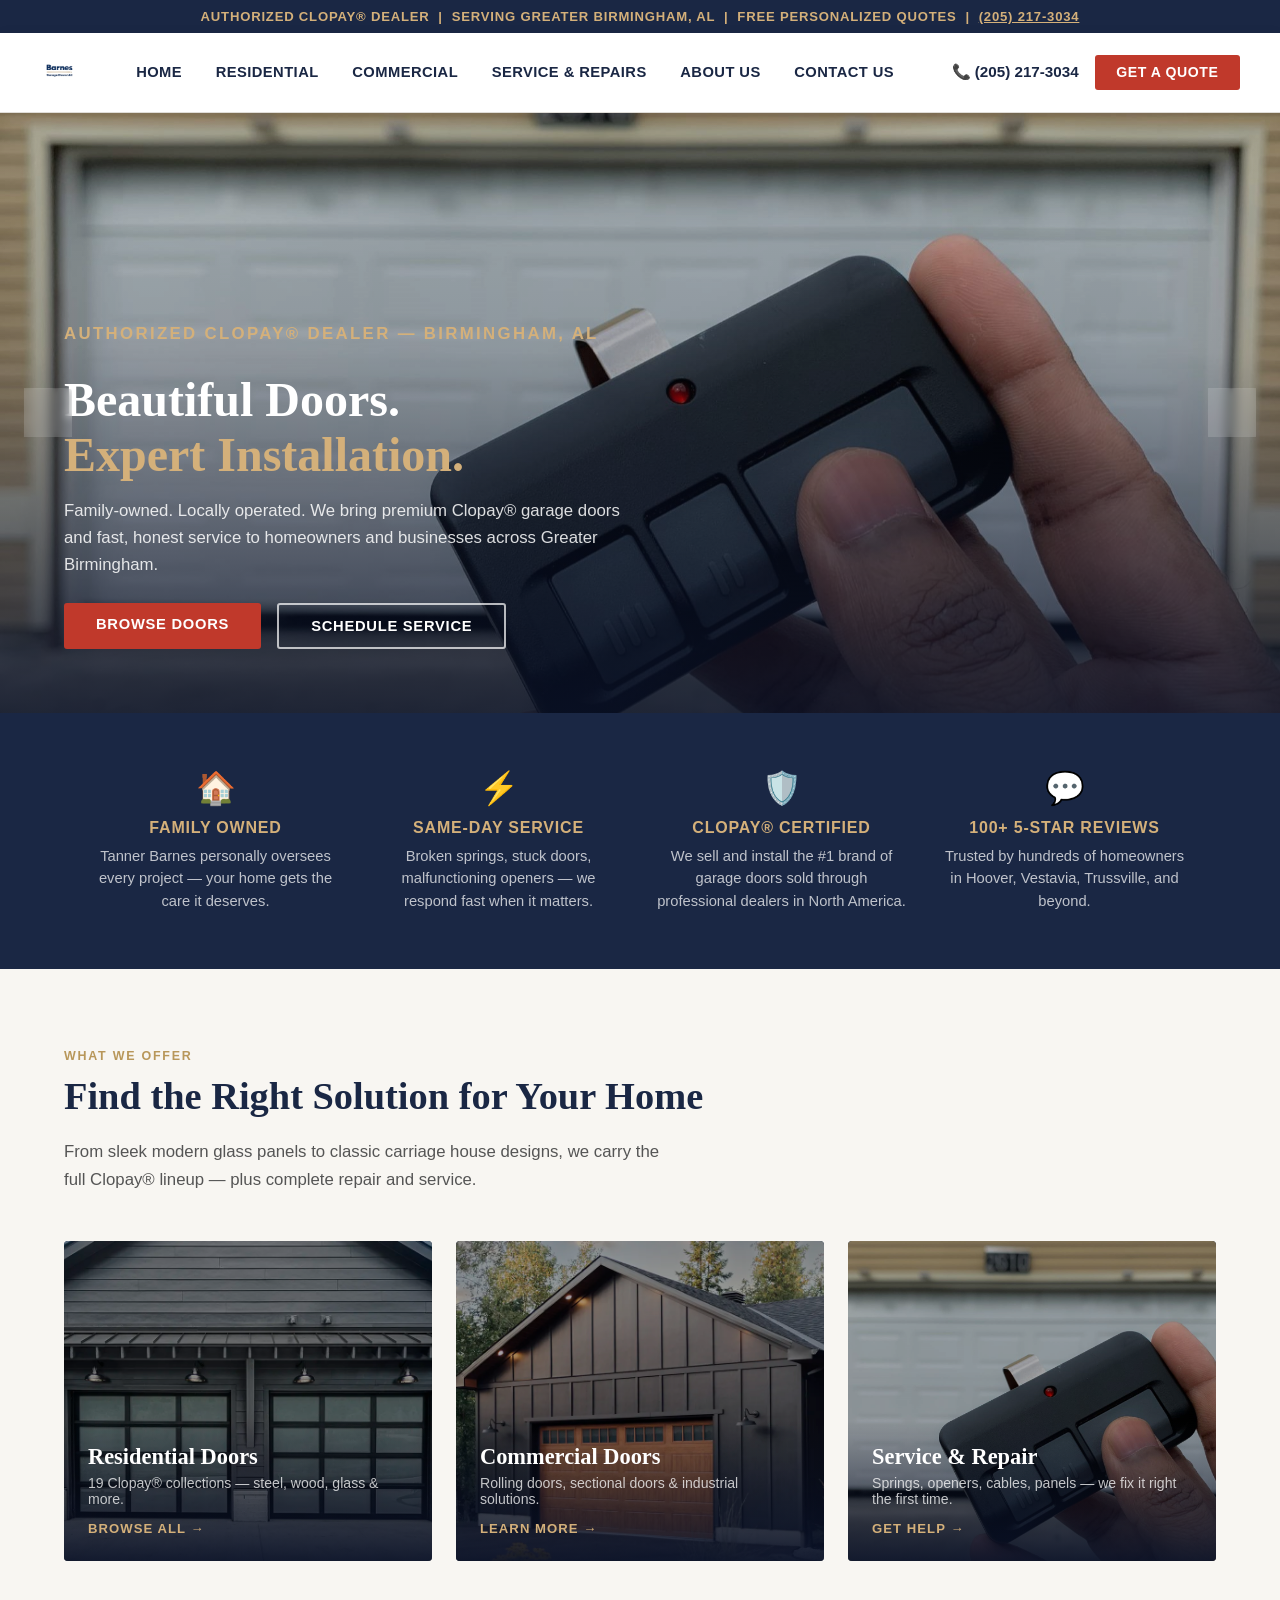
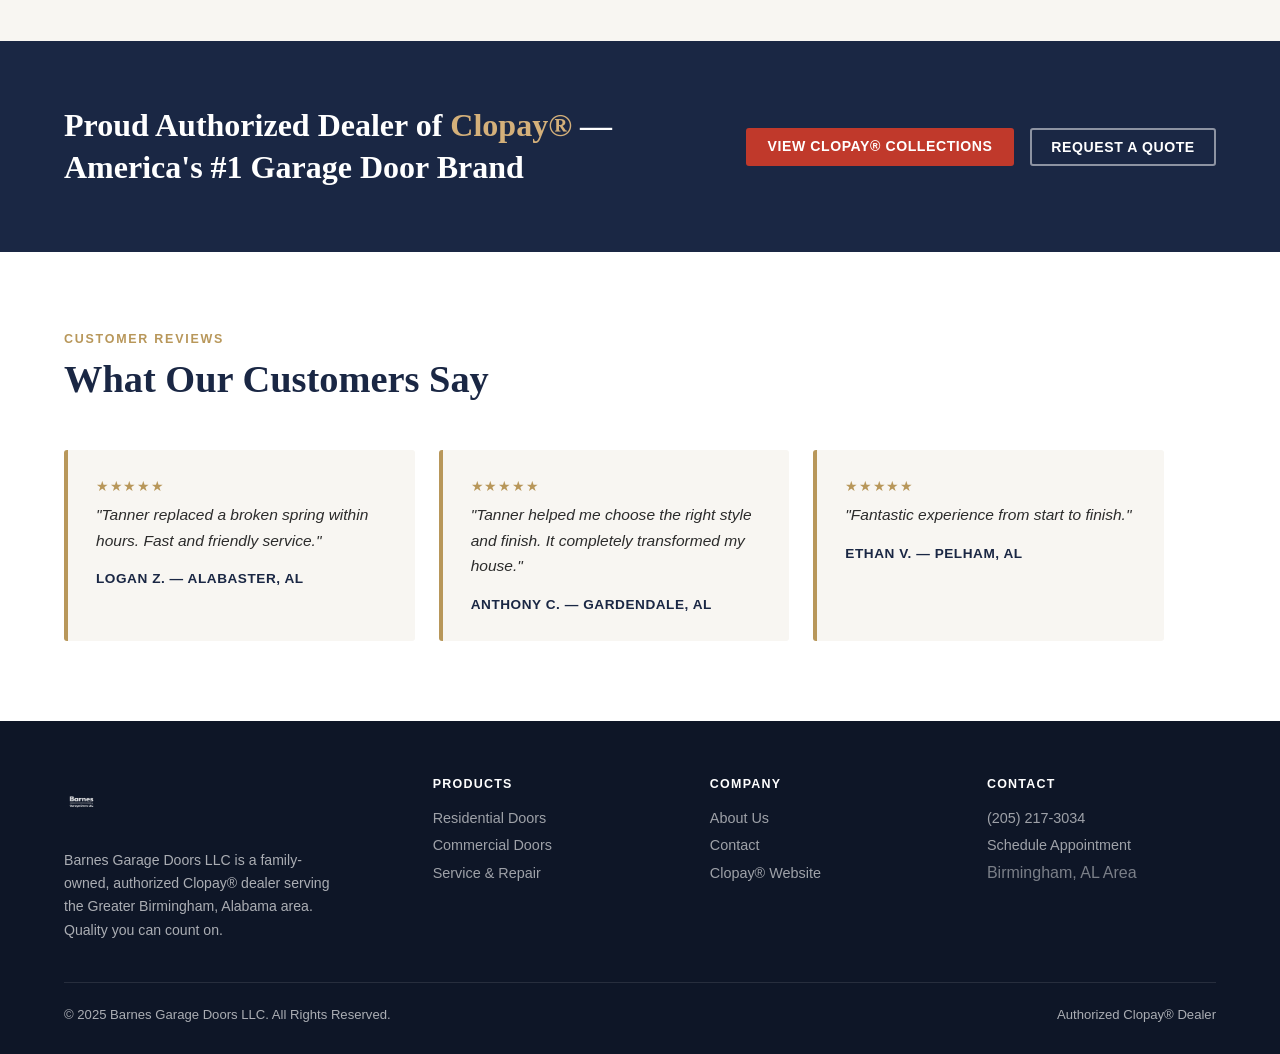
<file: index.html>
<!DOCTYPE html>
<html lang="en">
<head>
  <meta charset="UTF-8"/>
  <meta name="viewport" content="width=device-width, initial-scale=1.0"/>
  <title>Barnes Garage Doors LLC | Alabama's Premier Garage Door Dealer</title>
  <link rel="preconnect" href="https://nam10.safelinks.protection.outlook.com/?url=https%3A%2F%2Ffonts.googleapis.com%2F&data=05%7C02%7Ctannerbarnes%40thompsontractor.com%7C1f7c1b1df5b84f35a73508de9653b33b%7C02b136010568417f9ecab20f5d0225c4%7C0%7C0%7C639113483408165203%7CUnknown%7CTWFpbGZsb3d8eyJFbXB0eU1hcGkiOnRydWUsIlYiOiIwLjAuMDAwMCIsIlAiOiJXaW4zMiIsIkFOIjoiTWFpbCIsIldUIjoyfQ%3D%3D%7C0%7C%7C%7C&sdata=VsfbL6CPIeTwQA0gnn7CVTXaJ%2FF3dBPDBbD%2F2kZ5Nws%3D&reserved=0">
  <link href="https://nam10.safelinks.protection.outlook.com/?url=https%3A%2F%2Ffonts.googleapis.com%2Fcss2%3Ffamily%3DPlayfair%2BDisplay%3Awght%40600%3B700%26family%3DSource%2BSans%2B3%3Awght%40300%3B400%3B600%3B700%26display%3Dswap&data=05%7C02%7Ctannerbarnes%40thompsontractor.com%7C1f7c1b1df5b84f35a73508de9653b33b%7C02b136010568417f9ecab20f5d0225c4%7C0%7C0%7C639113483408217121%7CUnknown%7CTWFpbGZsb3d8eyJFbXB0eU1hcGkiOnRydWUsIlYiOiIwLjAuMDAwMCIsIlAiOiJXaW4zMiIsIkFOIjoiTWFpbCIsIldUIjoyfQ%3D%3D%7C0%7C%7C%7C&sdata=tVDVOzaEkB03R%2B9v9tdxK7ALALiyKjSjwE5datF3XAo%3D&reserved=0" rel="stylesheet">
  <style>
    *, *::before, *::after { box-sizing: border-box; margin: 0; padding: 0; }
    :root {
      --navy: #1a2744;
      --navy-light: #243359;
      --gold: #b8975a;
      --gold-light: #d4b07a;
      --red: #c0392b;
      --red-hover: #a93226;
      --white: #ffffff;
      --offwhite: #f8f6f2;
      --gray-light: #efefef;
      --gray-mid: #999;
      --text: #2c2c2c;
      --text-light: #555;
    }
    body { font-family: 'Source Sans 3', sans-serif; color: var(--text); background: var(--white); }
    /* ── ANNOUNCEMENT BAR ── */
    .announce-bar {
      background: var(--navy);
      color: var(--gold-light);
      font-size: 0.82rem;
      font-weight: 600;
      letter-spacing: 0.06em;
      text-align: center;
      padding: 0.55rem 1rem;
      text-transform: uppercase;
    }
    /* ── TOP NAV ── */
    .top-nav {
      background: var(--white);
      border-bottom: 1px solid #e0ddd8;
      padding: 0 2.5rem;
      display: flex;
      align-items: center;
      justify-content: space-between;
      height: 80px;
      position: sticky;
      top: 0;
      z-index: 1000;
      box-shadow: 0 2px 12px rgba(0,0,0,0.07);
    }
    .top-nav .logo img { height: 58px; width: auto; display: block; }
    .top-nav .main-links { display: flex; align-items: center; gap: 0.1rem; list-style: none; }
    .top-nav .main-links > li { position: relative; }
    .top-nav .main-links > li > a {
      display: block;
      padding: 0.6rem 1rem;
      color: var(--navy);
      text-decoration: none;
      font-size: 0.92rem;
      font-weight: 600;
      letter-spacing: 0.03em;
      text-transform: uppercase;
      transition: color 0.2s;
    }
    .top-nav .main-links > li > a:hover { color: var(--gold); }
    .top-nav .nav-actions { display: flex; align-items: center; gap: 1rem; }
    .btn-primary {
      background: var(--red);
      color: var(--white);
      padding: 0.6rem 1.35rem;
      border-radius: 3px;
      text-decoration: none;
      font-size: 0.88rem;
      font-weight: 700;
      letter-spacing: 0.04em;
      text-transform: uppercase;
      transition: background 0.2s;
      border: none;
      cursor: pointer;
    }
    .btn-primary:hover { background: var(--red-hover); }
    .btn-outline {
      border: 2px solid var(--navy);
      color: var(--navy);
      padding: 0.55rem 1.2rem;
      border-radius: 3px;
      text-decoration: none;
      font-size: 0.88rem;
      font-weight: 700;
      letter-spacing: 0.04em;
      text-transform: uppercase;
      transition: all 0.2s;
    }
    .btn-outline:hover { background: var(--navy); color: var(--white); }
    .phone-nav {
      color: var(--navy);
      font-size: 0.95rem;
      font-weight: 700;
      text-decoration: none;
      display: flex;
      align-items: center;
      gap: 0.35rem;
    }
    .phone-nav:hover { color: var(--gold); }
    /* ── HERO ── */
    .hero {
      position: relative;
      height: 600px;
      overflow: hidden;
      background: var(--navy);
    }
    .hero-slides { display: flex; height: 100%; transition: transform 0.7s cubic-bezier(.4,0,.2,1); }
    .hero-slides img { width: 100%; height: 100%; object-fit: cover; flex-shrink: 0; filter: brightness(0.72); }
    .hero-overlay {
      position: absolute;
      inset: 0;
      display: flex;
      align-items: flex-end;
      padding: 0 5% 4rem;
      background: linear-gradient(to top, rgba(10,18,40,0.82) 0%, rgba(10,18,40,0.1) 60%, transparent 100%);
    }
    .hero-content { max-width: 560px; }
    .hero-content h1 {
      font-family: 'Playfair Display', serif;
      font-size: clamp(2rem, 4vw, 3rem);
      color: var(--white);
      line-height: 1.15;
      margin-bottom: 1rem;
    }
    .hero-content h1 span { color: var(--gold-light); }
    .hero-content p { color: rgba(255,255,255,0.85); font-size: 1.05rem; line-height: 1.6; margin-bottom: 1.5rem; }
    .hero-btns { display: flex; gap: 1rem; flex-wrap: wrap; }
    .btn-hero {
      background: var(--red);
      color: var(--white);
      padding: 0.8rem 2rem;
      border-radius: 3px;
      text-decoration: none;
      font-size: 0.92rem;
      font-weight: 700;
      letter-spacing: 0.05em;
      text-transform: uppercase;
      transition: background 0.2s;
    }
    .btn-hero:hover { background: var(--red-hover); }
    .btn-hero-ghost {
      border: 2px solid rgba(255,255,255,0.7);
      color: var(--white);
      padding: 0.8rem 2rem;
      border-radius: 3px;
      text-decoration: none;
      font-size: 0.92rem;
      font-weight: 700;
      letter-spacing: 0.05em;
      text-transform: uppercase;
      transition: all 0.2s;
    }
    .btn-hero-ghost:hover { background: rgba(255,255,255,0.15); }
    .hero-nav-btn {
      position: absolute;
      top: 50%;
      transform: translateY(-50%);
      background: rgba(255,255,255,0.15);
      backdrop-filter: blur(4px);
      border: 1px solid rgba(255,255,255,0.3);
      color: white;
      width: 48px;
      height: 48px;
      display: flex;
      align-items: center;
      justify-content: center;
      font-size: 1.3rem;
      cursor: pointer;
      border-radius: 2px;
      transition: background 0.2s;
      z-index: 10;
    }
    .hero-nav-btn:hover { background: rgba(255,255,255,0.3); }
    .hero-nav-btn.prev { left: 1.5rem; }
    .hero-nav-btn.next { right: 1.5rem; }
    /* ── SECTION COMMONS ── */
    section { padding: 5rem 5%; }
    .section-label {
      font-size: 0.78rem;
      font-weight: 700;
      letter-spacing: 0.14em;
      text-transform: uppercase;
      color: var(--gold);
      margin-bottom: 0.6rem;
    }
    .section-title {
      font-family: 'Playfair Display', serif;
      font-size: clamp(1.8rem, 3vw, 2.4rem);
      color: var(--navy);
      line-height: 1.2;
      margin-bottom: 1.2rem;
    }
    .section-subtitle { color: var(--text-light); font-size: 1.05rem; line-height: 1.65; max-width: 620px; }
    /* ── WHY US STRIP ── */
    .why-strip {
      background: var(--navy);
      padding: 3.5rem 5%;
    }
    .why-grid {
      display: grid;
      grid-template-columns: repeat(auto-fit, minmax(200px, 1fr));
      gap: 2rem;
      max-width: 1100px;
      margin: 0 auto;
    }
    .why-item { text-align: center; }
    .why-icon { font-size: 2rem; margin-bottom: 0.75rem; }
    .why-item h3 { color: var(--gold-light); font-size: 1rem; font-weight: 700; text-transform: uppercase; letter-spacing: 0.05em; margin-bottom: 0.5rem; }
    .why-item p { color: rgba(255,255,255,0.72); font-size: 0.92rem; line-height: 1.55; }
    /* ── CATEGORY CARDS ── */
    .categories { background: var(--offwhite); }
    .cat-grid {
      display: grid;
      grid-template-columns: repeat(auto-fit, minmax(280px, 1fr));
      gap: 1.5rem;
      margin-top: 3rem;
      max-width: 1200px;
    }
    .cat-card {
      position: relative;
      overflow: hidden;
      border-radius: 4px;
      background: var(--navy);
      height: 320px;
      cursor: pointer;
      text-decoration: none;
      display: block;
    }
    .cat-card img { width: 100%; height: 100%; object-fit: cover; transition: transform 0.5s ease; filter: brightness(0.65); }
    .cat-card:hover img { transform: scale(1.04); filter: brightness(0.5); }
    .cat-card-body {
      position: absolute;
      bottom: 0;
      left: 0;
      right: 0;
      padding: 1.5rem;
      background: linear-gradient(to top, rgba(10,18,40,0.92) 0%, transparent 100%);
    }
    .cat-card-body h3 {
      font-family: 'Playfair Display', serif;
      color: var(--white);
      font-size: 1.4rem;
      margin-bottom: 0.35rem;
    }
    .cat-card-body p { color: rgba(255,255,255,0.75); font-size: 0.88rem; margin-bottom: 0.75rem; }
    .cat-link {
      color: var(--gold-light);
      font-size: 0.82rem;
      font-weight: 700;
      letter-spacing: 0.08em;
      text-transform: uppercase;
    }
    /* ── TESTIMONIALS ── */
    .testimonials { background: var(--white); }
    .test-grid {
      display: grid;
      grid-template-columns: repeat(auto-fit, minmax(280px, 1fr));
      gap: 1.5rem;
      margin-top: 3rem;
      max-width: 1100px;
    }
    .test-card {
      background: var(--offwhite);
      border-left: 4px solid var(--gold);
      padding: 1.75rem;
      border-radius: 3px;
    }
    .test-card blockquote { font-style: italic; color: var(--text); line-height: 1.65; font-size: 0.97rem; margin-bottom: 1rem; }
    .test-card cite { font-style: normal; font-weight: 700; font-size: 0.85rem; color: var(--navy); letter-spacing: 0.04em; text-transform: uppercase; }
    .stars { color: var(--gold); font-size: 0.9rem; margin-bottom: 0.5rem; letter-spacing: 0.05em; }
    /* ── CLOPAY BADGE ── */
    .clopay-section {
      background: var(--navy);
      padding: 4rem 5%;
      display: flex;
      align-items: center;
      justify-content: space-between;
      flex-wrap: wrap;
      gap: 2rem;
    }
    .clopay-section h2 {
      font-family: 'Playfair Display', serif;
      color: var(--white);
      font-size: clamp(1.5rem, 2.5vw, 2rem);
      max-width: 560px;
      line-height: 1.3;
    }
    .clopay-section h2 span { color: var(--gold-light); }
    .clopay-btns { display: flex; gap: 1rem; flex-wrap: wrap; }
    /* ── FOOTER ── */
    footer {
      background: #0e1627;
      color: rgba(255,255,255,0.65);
      padding: 3.5rem 5% 2rem;
    }
    .footer-grid {
      display: grid;
      grid-template-columns: 1.4fr repeat(3, 1fr);
      gap: 3rem;
      padding-bottom: 2.5rem;
      border-bottom: 1px solid rgba(255,255,255,0.1);
    }
    .footer-brand img { height: 52px; margin-bottom: 1rem; filter: brightness(0) invert(1); opacity: 0.85; }
    .footer-brand p { font-size: 0.88rem; line-height: 1.65; max-width: 280px; }
    .footer-col h4 {
      color: var(--white);
      font-size: 0.78rem;
      font-weight: 700;
      letter-spacing: 0.1em;
      text-transform: uppercase;
      margin-bottom: 1.1rem;
    }
    .footer-col ul { list-style: none; display: flex; flex-direction: column; gap: 0.6rem; }
    .footer-col ul li a { color: rgba(255,255,255,0.6); text-decoration: none; font-size: 0.9rem; transition: color 0.2s; }
    .footer-col ul li a:hover { color: var(--gold-light); }
    .footer-bottom {
      padding-top: 1.5rem;
      display: flex;
      justify-content: space-between;
      align-items: center;
      flex-wrap: wrap;
      gap: 1rem;
      font-size: 0.82rem;
    }
    .footer-bottom a { color: rgba(255,255,255,0.45); text-decoration: none; }
    .footer-bottom a:hover { color: var(--gold-light); }
    /* ── MOBILE ── */
    .hamburger { display: none; background: none; border: none; cursor: pointer; padding: 0.4rem; }
    .hamburger span { display: block; width: 24px; height: 2px; background: var(--navy); margin: 5px 0; transition: all 0.3s; }
    @media (max-width: 900px) {
      .top-nav { padding: 0 1.25rem; }
      .top-nav .main-links, .top-nav .nav-actions .btn-outline { display: none; }
      .hamburger { display: block; }
      .hero { height: 420px; }
      .footer-grid { grid-template-columns: 1fr 1fr; }
      .clopay-section { flex-direction: column; }
    }
    @media (max-width: 560px) {
      .footer-grid { grid-template-columns: 1fr; }
    }
  </style>
</head>
<body>

<div class="announce-bar">
  Authorized Clopay® Dealer &nbsp;|&nbsp; Serving Greater Birmingham, AL &nbsp;|&nbsp; Free Personalized Quotes &nbsp;|&nbsp; <a href="tel:+12052173034" style="color:inherit;">(205) 217-3034</a> </div>

<nav class="top-nav">
  <a href="index.html" class="logo"><img src="images/logo.png" alt="Barnes Garage Doors LLC"></a>
  <ul class="main-links">
    <li><a href="index.html">Home</a></li>
    <li><a href="residential.html">Residential</a></li>
    <li><a href="commercial.html">Commercial</a></li>
    <li><a href="service.html">Service &amp; Repairs</a></li>
    <li><a href="about.html">About Us</a></li>
    <li><a href="contact.html">Contact Us</a></li>
  </ul>
  <div class="nav-actions">
    <a href="tel:+12052173034" class="phone-nav">📞 (205) 217-3034</a>
    <a href="contact.html" class="btn-primary">Get a Quote</a>
    <button class="hamburger" aria-label="Menu">
      <span></span><span></span><span></span>
    </button>
  </div>
</nav>

<div class="hero" role="region" aria-label="Hero">
  <div class="hero-slides" id="heroSlides">
    <img src="images/remote.jpg" alt="Garage Door Service">
    <img src="images/crooked_door.jpg" alt="Garage Door Repair">
  </div>
  <div class="hero-overlay">
    <div class="hero-content">
      <p class="section-label" style="color:var(--gold-light);">Authorized Clopay® Dealer — Birmingham, AL</p>
      <h1>Beautiful Doors.<br><span>Expert Installation.</span></h1>
      <p>Family-owned. Locally operated. We bring premium Clopay® garage doors and fast, honest service to homeowners and businesses across Greater Birmingham.</p>
      <div class="hero-btns">
        <a href="residential.html" class="btn-hero">Browse Doors</a>
        <a href="contact.html" class="btn-hero-ghost">Schedule Service</a>
      </div>
    </div>
  </div>
  <button class="hero-nav-btn prev" onclick="moveSlide(-1)">&#8249;</button>
  <button class="hero-nav-btn next" onclick="moveSlide(1)">&#8250;</button>
</div>

<div class="why-strip">
  <div class="why-grid">
    <div class="why-item">
      <div class="why-icon">🏠</div>
      <h3>Family Owned</h3>
      <p>Tanner Barnes personally oversees every project — your home gets the care it deserves.</p>
    </div>
    <div class="why-item">
      <div class="why-icon">⚡</div>
      <h3>Same-Day Service</h3>
      <p>Broken springs, stuck doors, malfunctioning openers — we respond fast when it matters.</p>
    </div>
    <div class="why-item">
      <div class="why-icon">🛡️</div>
      <h3>Clopay® Certified</h3>
      <p>We sell and install the #1 brand of garage doors sold through professional dealers in North America.</p>
    </div>
    <div class="why-item">
      <div class="why-icon">💬</div>
      <h3>100+ 5-Star Reviews</h3>
      <p>Trusted by hundreds of homeowners in Hoover, Vestavia, Trussville, and beyond.</p>
    </div>
  </div>
</div>

<section class="categories">
  <p class="section-label">What We Offer</p>
  <h2 class="section-title">Find the Right Solution for Your Home</h2>
  <p class="section-subtitle">From sleek modern glass panels to classic carriage house designs, we carry the full Clopay® lineup — plus complete repair and service.</p>
  <div class="cat-grid">
    <a href="residential.html" class="cat-card">
      <img src="images/collections/avante.webp" alt="Residential Doors">
      <div class="cat-card-body">
        <h3>Residential Doors</h3>
        <p>19 Clopay® collections — steel, wood, glass &amp; more.</p>
        <span class="cat-link">Browse All →</span>
      </div>
    </a>
    <a href="commercial.html" class="cat-card">
      <img src="images/collections/gallery-steel.webp" alt="Commercial Doors">
      <div class="cat-card-body">
        <h3>Commercial Doors</h3>
        <p>Rolling doors, sectional doors &amp; industrial solutions.</p>
        <span class="cat-link">Learn More →</span>
      </div>
    </a>
    <a href="service.html" class="cat-card">
      <img src="images/remote.jpg" alt="Service & Repair">
      <div class="cat-card-body">
        <h3>Service &amp; Repair</h3>
        <p>Springs, openers, cables, panels — we fix it right the first time.</p>
        <span class="cat-link">Get Help →</span>
      </div>
    </a>
  </div>
</section>

<div class="clopay-section">
  <h2>Proud Authorized Dealer of <span>Clopay®</span> — America's #1 Garage Door Brand</h2>
  <div class="clopay-btns">
    <a href="residential.html" class="btn-primary">View Clopay® Collections</a>
    <a href="contact.html" class="btn-outline" style="border-color:rgba(255,255,255,0.5);color:white;">Request a Quote</a>
  </div>
</div>

<section class="testimonials">
  <p class="section-label">Customer Reviews</p>
  <h2 class="section-title">What Our Customers Say</h2>
  <div class="test-grid" id="testimonialGrid"></div> </section>

<footer>
  <div class="footer-grid">
    <div class="footer-brand">
      <img src="images/logo.png" alt="Barnes Garage Doors">
      <p>Barnes Garage Doors LLC is a family-owned, authorized Clopay® dealer serving the Greater Birmingham, Alabama area. Quality you can count on.</p>
    </div>
    <div class="footer-col">
      <h4>Products</h4>
      <ul>
        <li><a href="residential.html">Residential Doors</a></li>
        <li><a href="commercial.html">Commercial Doors</a></li>
        <li><a href="service.html">Service &amp; Repair</a></li>
      </ul>
    </div>
    <div class="footer-col">
      <h4>Company</h4>
      <ul>
        <li><a href="about.html">About Us</a></li>
        <li><a href="contact.html">Contact</a></li>
        <li><a href="https://nam10.safelinks.protection.outlook.com/?url=https%3A%2F%2Fwww.clopaydoor.com%2F&data=05%7C02%7Ctannerbarnes%40thompsontractor.com%7C1f7c1b1df5b84f35a73508de9653b33b%7C02b136010568417f9ecab20f5d0225c4%7C0%7C0%7C639113483408268482%7CUnknown%7CTWFpbGZsb3d8eyJFbXB0eU1hcGkiOnRydWUsIlYiOiIwLjAuMDAwMCIsIlAiOiJXaW4zMiIsIkFOIjoiTWFpbCIsIldUIjoyfQ%3D%3D%7C0%7C%7C%7C&sdata=8wd9hP84z70XRMCipGnQL6mfPnbJkkLbFBpbotSeuz0%3D&reserved=0" target="_blank" rel="noopener">Clopay® Website</a></li>
      </ul>
    </div>
    <div class="footer-col">
      <h4>Contact</h4>
      <ul>
        <li><a href="tel:+12052173034">(205) 217-3034</a></li>
        <li><a href="contact.html">Schedule Appointment</a></li>
        <li><span style="color:rgba(255,255,255,0.45);">Birmingham, AL Area</span></li>
      </ul>
    </div>
  </div>
  <div class="footer-bottom">
    <span>© 2025 Barnes Garage Doors LLC. All Rights Reserved.</span>
    <span>Authorized Clopay® Dealer</span>
  </div>
</footer>

<script>
  // Hero carousel
  let idx = 0;
  const slides = document.getElementById('heroSlides');
  const total = slides.children.length;
  function moveSlide(step) {
    idx = (idx + step + total) % total;
    slides.style.transform = 'translateX(' + (-idx * 100) + '%)';
  }
  setInterval(() => moveSlide(1), 8000);

  // Testimonials
  const testimonials = [
    { text: "They communicated clearly and arrived on time.", author: "Amelia P.", city: "Alabaster, AL" },
    { text: "Fantastic experience from start to finish.", author: "Ethan V.", city: "Pelham, AL" },
    { text: "Tanner helped me choose the right style and finish. It completely transformed my house.", author: "Anthony C.", city: "Gardendale, AL" },
    { text: "The new garage door has transformed our home's look, it's much quieter than the old unit.", author: "Sarah J.", city: "Leeds, AL" },
    { text: "Best investment we've made for our home in years. Adds so much curb appeal!", author: "Mia B.", city: "Alabaster, AL" },
    { text: "Quick install and great customer service.", author: "Jessica T.", city: "Trussville, AL" },
    { text: "Tanner replaced a broken spring within hours. Fast and friendly service.", author: "Logan Z.", city: "Alabaster, AL" },
    { text: "Very fair pricing and top-quality workmanship. Worth every penny.", author: "Olivia H.", city: "Trussville, AL" },
    { text: "Tanner takes pride in his work, and it shows. The door looks incredible.", author: "Charlotte F.", city: "Hoover, AL" },
  ];
  const selected = testimonials.sort(() => 0.5 - Math.random()).slice(0, 3);
  document.getElementById('testimonialGrid').innerHTML = selected.map(t => `
    <div class="test-card">
      <div class="stars">★★★★★</div>
      <blockquote>"${t.text}"</blockquote>
      <cite>${t.author} &mdash; ${t.city}</cite>
    </div>
  `).join('');
</script>

</body>
</html>
</file>
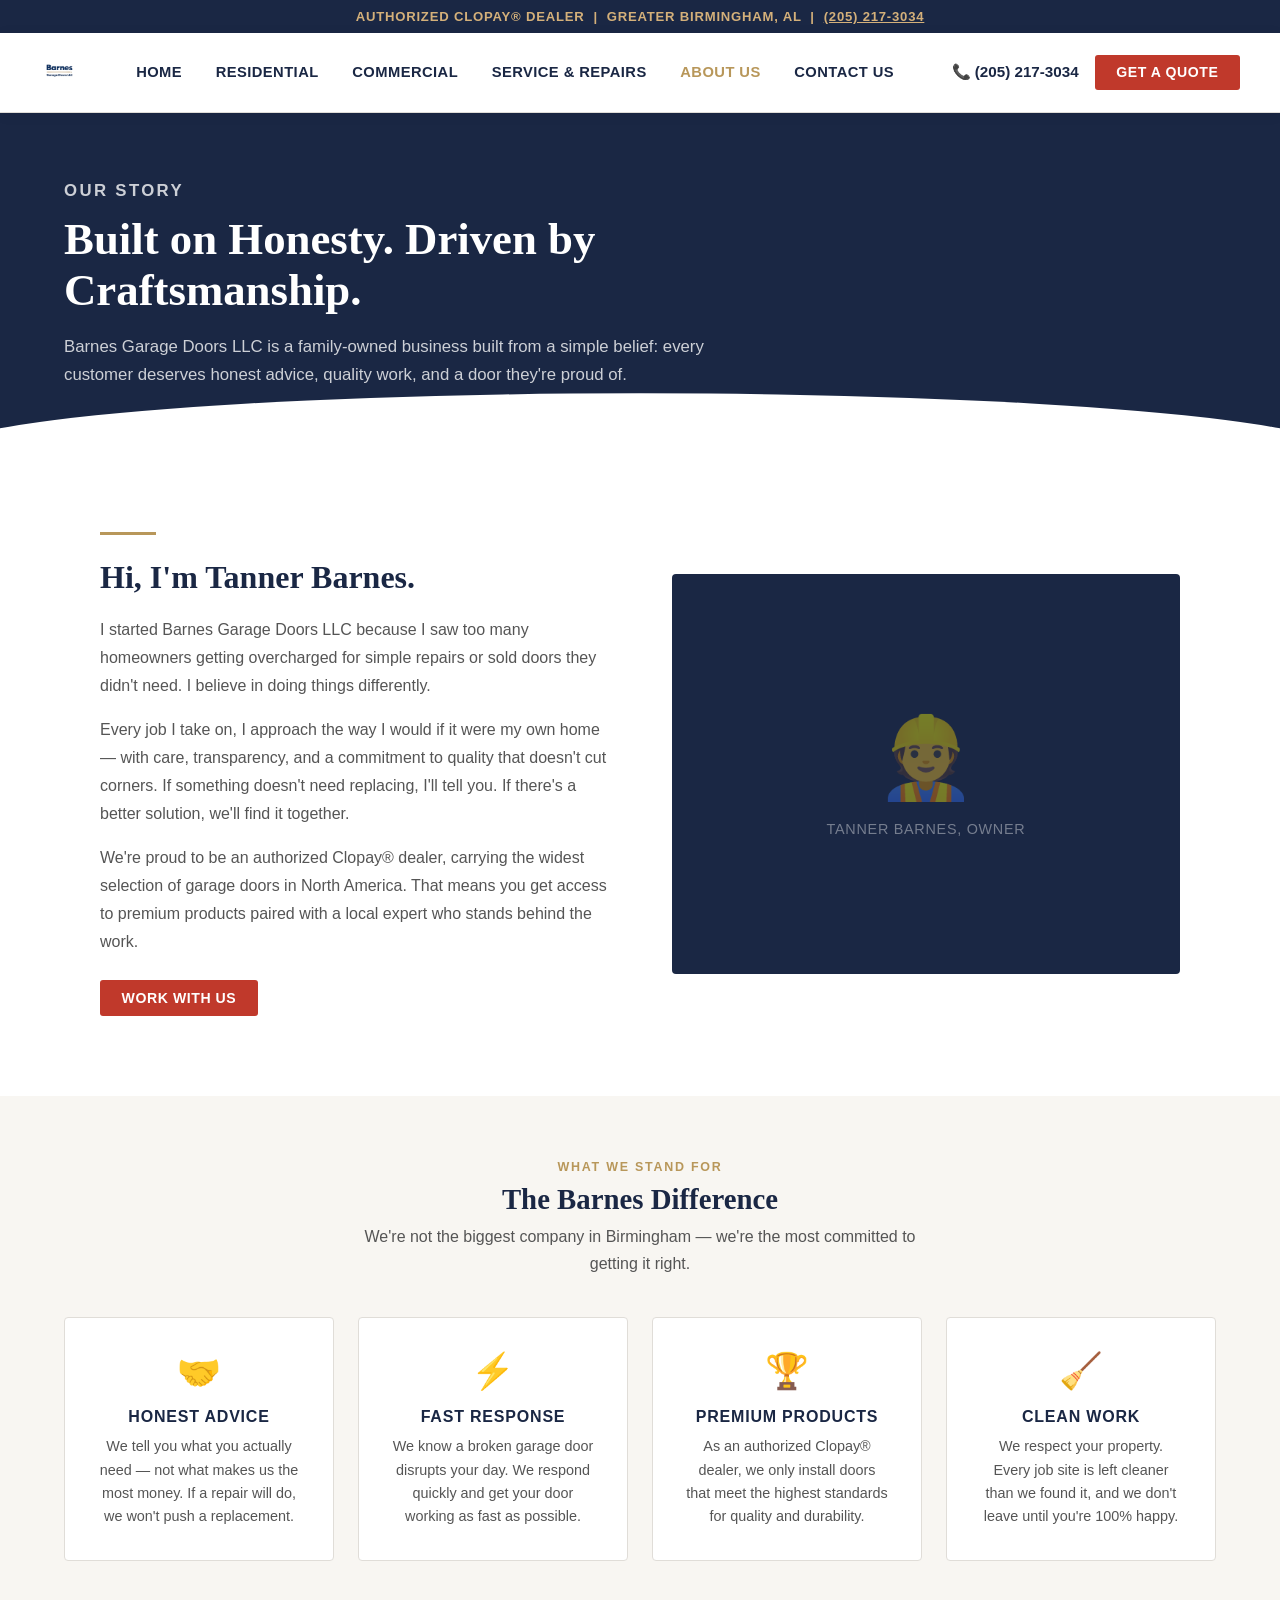
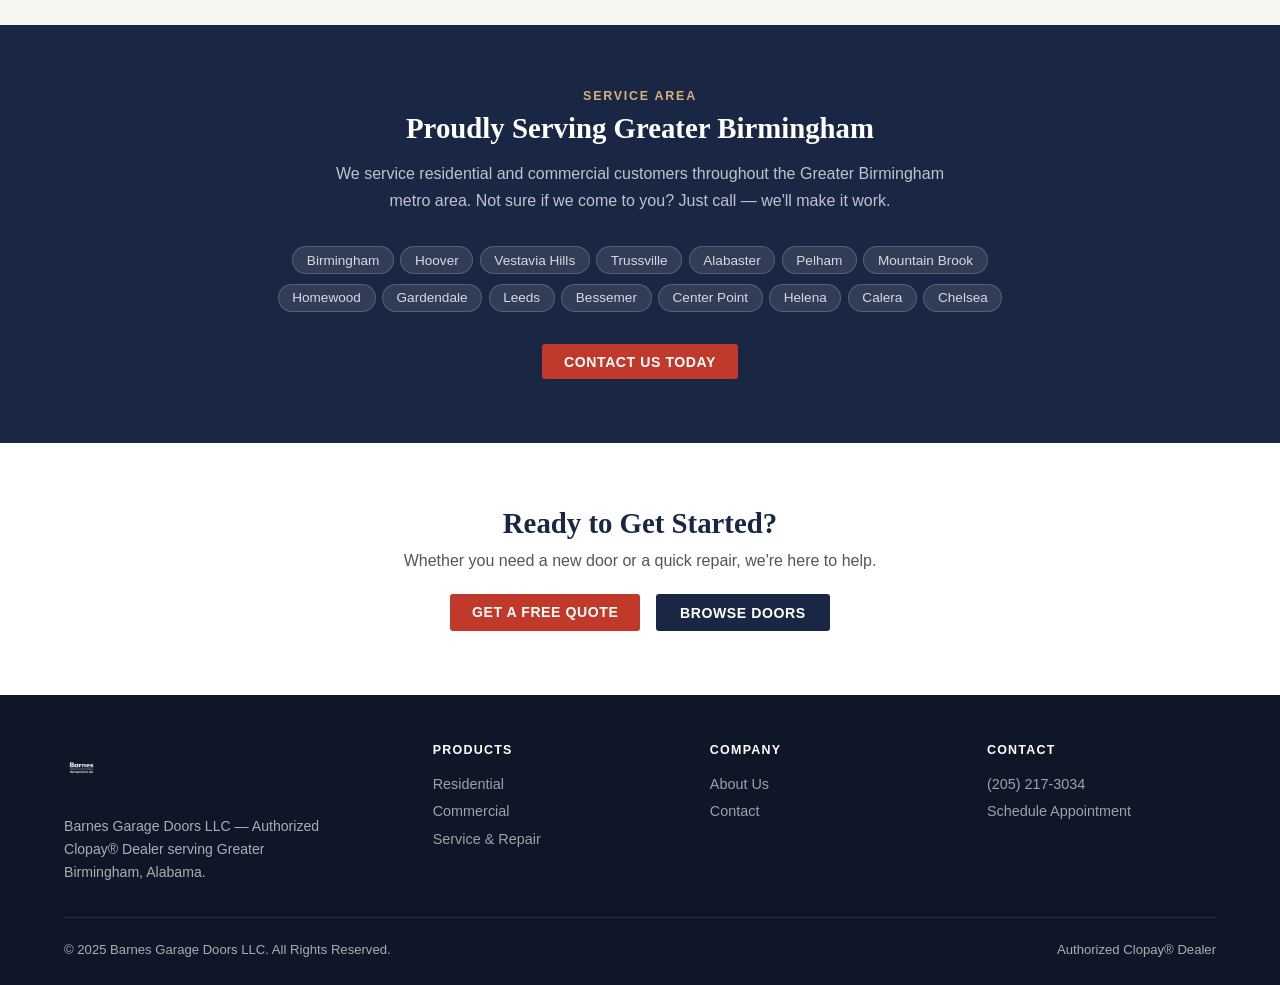
<file: about.html>
<!DOCTYPE html>
<html lang="en">
<head>
  <meta charset="UTF-8"/>
  <meta name="viewport" content="width=device-width, initial-scale=1.0"/>
  <title>About Us | Barnes Garage Doors LLC</title>
  <link rel="preconnect" href="https://nam10.safelinks.protection.outlook.com/?url=https%3A%2F%2Ffonts.googleapis.com%2F&data=05%7C02%7Ctannerbarnes%40thompsontractor.com%7C0c0b76f9cd2b4802079c08de96540b69%7C02b136010568417f9ecab20f5d0225c4%7C0%7C0%7C639113484974576489%7CUnknown%7CTWFpbGZsb3d8eyJFbXB0eU1hcGkiOnRydWUsIlYiOiIwLjAuMDAwMCIsIlAiOiJXaW4zMiIsIkFOIjoiTWFpbCIsIldUIjoyfQ%3D%3D%7C0%7C%7C%7C&sdata=LllIf%2FDL%2Br%2FZxJIRsp%2FvLZVc2ivtHroQB1CpN2NtPx4%3D&reserved=0">
  <link href="https://nam10.safelinks.protection.outlook.com/?url=https%3A%2F%2Ffonts.googleapis.com%2Fcss2%3Ffamily%3DPlayfair%2BDisplay%3Awght%40600%3B700%26family%3DSource%2BSans%2B3%3Awght%40300%3B400%3B600%3B700%26display%3Dswap&data=05%7C02%7Ctannerbarnes%40thompsontractor.com%7C0c0b76f9cd2b4802079c08de96540b69%7C02b136010568417f9ecab20f5d0225c4%7C0%7C0%7C639113484974611598%7CUnknown%7CTWFpbGZsb3d8eyJFbXB0eU1hcGkiOnRydWUsIlYiOiIwLjAuMDAwMCIsIlAiOiJXaW4zMiIsIkFOIjoiTWFpbCIsIldUIjoyfQ%3D%3D%7C0%7C%7C%7C&sdata=sd0UyIV7va5ORiyF4IvrJyg33riudjgyxHG%2BWuVPwN8%3D&reserved=0" rel="stylesheet">
  <style>
    *,*::before,*::after{box-sizing:border-box;margin:0;padding:0;}
    :root{--navy:#1a2744;--gold:#b8975a;--gold-light:#d4b07a;--red:#c0392b;--red-hover:#a93226;--white:#ffffff;--offwhite:#f8f6f2;--text:#2c2c2c;--text-light:#555;}
    body{font-family:'Source Sans 3',sans-serif;color:var(--text);background:var(--white);}
    .announce-bar{background:var(--navy);color:var(--gold-light);font-size:.82rem;font-weight:600;letter-spacing:.06em;text-align:center;padding:.55rem 1rem;text-transform:uppercase;}
    .announce-bar a{color:inherit;}
    .top-nav{background:var(--white);border-bottom:1px solid #e0ddd8;padding:0 2.5rem;display:flex;align-items:center;justify-content:space-between;height:80px;position:sticky;top:0;z-index:1000;box-shadow:0 2px 12px rgba(0,0,0,.07);}
    .top-nav .logo img{height:58px;width:auto;display:block;}
    .top-nav .main-links{display:flex;align-items:center;gap:.1rem;list-style:none;}
    .top-nav .main-links>li>a{display:block;padding:.6rem 1rem;color:var(--navy);text-decoration:none;font-size:.92rem;font-weight:600;letter-spacing:.03em;text-transform:uppercase;transition:color .2s;}
    .top-nav .main-links>li>a:hover,.top-nav .main-links>li>a.active{color:var(--gold);}
    .top-nav .nav-actions{display:flex;align-items:center;gap:1rem;}
    .btn-primary{background:var(--red);color:var(--white);padding:.6rem 1.35rem;border-radius:3px;text-decoration:none;font-size:.88rem;font-weight:700;letter-spacing:.04em;text-transform:uppercase;transition:background .2s;border:none;cursor:pointer;display:inline-block;}
    .btn-primary:hover{background:var(--red-hover);}
    .phone-nav{color:var(--navy);font-size:.95rem;font-weight:700;text-decoration:none;}
    .phone-nav:hover{color:var(--gold);}
    .hamburger{display:none;background:none;border:none;cursor:pointer;padding:.4rem;}
    .hamburger span{display:block;width:24px;height:2px;background:var(--navy);margin:5px 0;}
    .page-hero{background:var(--navy);padding:4rem 5%;position:relative;overflow:hidden;}
    .page-hero::after{content:'';position:absolute;bottom:-1px;left:0;right:0;height:60px;background:var(--white);clip-path:ellipse(55% 100% at 50% 100%);}
    .page-hero-inner{max-width:700px;position:relative;z-index:1;}
    .section-label{font-size:.78rem;font-weight:700;letter-spacing:.14em;text-transform:uppercase;color:var(--gold-light);margin-bottom:.6rem;}
    .page-hero h1{font-family:'Playfair Display',serif;font-size:clamp(2rem,4vw,2.8rem);color:var(--white);line-height:1.15;margin-bottom:1rem;}
    .page-hero p{color:rgba(255,255,255,.78);font-size:1.05rem;line-height:1.65;}
    .story-section{padding:5rem 5%;display:grid;grid-template-columns:1fr 1fr;gap:4rem;align-items:center;max-width:1200px;margin:0 auto;}
    .story-text .section-title{font-family:'Playfair Display',serif;font-size:2rem;color:var(--navy);margin-bottom:1.25rem;}
    .story-text p{color:var(--text-light);font-size:1rem;line-height:1.75;margin-bottom:1rem;}
    .story-text .gold-line{width:56px;height:3px;background:var(--gold);margin-bottom:1.5rem;}
    .story-img{border-radius:4px;overflow:hidden;background:var(--navy);height:400px;display:flex;align-items:center;justify-content:center;}
    .story-img-placeholder{text-align:center;color:rgba(255,255,255,.4);}
    .story-img-placeholder .icon{font-size:5rem;margin-bottom:1rem;}
    .story-img-placeholder p{font-size:.9rem;letter-spacing:.05em;text-transform:uppercase;}
    .values-section{background:var(--offwhite);padding:4rem 5%;}
    .values-section .section-title{font-family:'Playfair Display',serif;font-size:1.8rem;color:var(--navy);margin-bottom:.5rem;text-align:center;}
    .values-section .section-sub{color:var(--text-light);font-size:1rem;line-height:1.65;text-align:center;max-width:580px;margin:0 auto 2.5rem;}
    .values-grid{display:grid;grid-template-columns:repeat(auto-fit,minmax(220px,1fr));gap:1.5rem;}
    .value-card{background:var(--white);border:1px solid #e0ddd8;border-radius:4px;padding:2rem;text-align:center;}
    .value-icon{font-size:2.2rem;margin-bottom:1rem;}
    .value-card h3{color:var(--navy);font-size:1rem;font-weight:700;text-transform:uppercase;letter-spacing:.05em;margin-bottom:.6rem;}
    .value-card p{color:var(--text-light);font-size:.9rem;line-height:1.6;}
    .service-area{background:var(--navy);padding:4rem 5%;text-align:center;}
    .service-area .section-label{color:var(--gold-light);display:block;}
    .service-area h2{font-family:'Playfair Display',serif;color:var(--white);font-size:1.8rem;margin-bottom:1rem;}
    .service-area p{color:rgba(255,255,255,.72);font-size:1rem;max-width:620px;margin:0 auto 2rem;line-height:1.65;}
    .city-list{display:flex;flex-wrap:wrap;justify-content:center;gap:.6rem .4rem;max-width:760px;margin:0 auto 2rem;}
    .city-tag{background:rgba(255,255,255,.1);color:rgba(255,255,255,.8);padding:.35rem .85rem;border-radius:20px;font-size:.85rem;border:1px solid rgba(255,255,255,.18);}
    .cta-strip{padding:4rem 5%;text-align:center;}
    .cta-strip h2{font-family:'Playfair Display',serif;font-size:1.8rem;color:var(--navy);margin-bottom:.75rem;}
    .cta-strip p{color:var(--text-light);margin-bottom:1.5rem;}
    .cta-strip-btns{display:flex;justify-content:center;gap:1rem;flex-wrap:wrap;}
    .btn-navy{background:var(--navy);color:var(--white);padding:.65rem 1.5rem;border-radius:3px;text-decoration:none;font-size:.88rem;font-weight:700;letter-spacing:.04em;text-transform:uppercase;transition:background .2s;}
    .btn-navy:hover{background:var(--navy-light,#243359);}
    footer{background:#0e1627;color:rgba(255,255,255,.65);padding:3rem 5% 1.75rem;}
    .footer-grid{display:grid;grid-template-columns:1.4fr repeat(3,1fr);gap:3rem;padding-bottom:2rem;border-bottom:1px solid rgba(255,255,255,.1);}
    .footer-brand img{height:52px;margin-bottom:1rem;filter:brightness(0) invert(1);opacity:.85;}
    .footer-brand p{font-size:.88rem;line-height:1.65;max-width:280px;}
    .footer-col h4{color:var(--white);font-size:.78rem;font-weight:700;letter-spacing:.1em;text-transform:uppercase;margin-bottom:1.1rem;}
    .footer-col ul{list-style:none;display:flex;flex-direction:column;gap:.6rem;}
    .footer-col ul li a{color:rgba(255,255,255,.6);text-decoration:none;font-size:.9rem;}
    .footer-col ul li a:hover{color:var(--gold-light);}
    .footer-bottom{padding-top:1.5rem;display:flex;justify-content:space-between;flex-wrap:wrap;gap:1rem;font-size:.82rem;}
    @media(max-width:900px){.top-nav{padding:0 1.25rem;}.top-nav .main-links{display:none;}.hamburger{display:block;}.story-section{grid-template-columns:1fr;gap:2rem;}.footer-grid{grid-template-columns:1fr 1fr;}}
    @media(max-width:560px){.footer-grid{grid-template-columns:1fr;}}
  </style>
</head>
<body>

<div class="announce-bar">Authorized Clopay® Dealer &nbsp;|&nbsp; Greater Birmingham, AL &nbsp;|&nbsp; <a href="tel:+12052173034">(205) 217-3034</a></div>

<nav class="top-nav">
  <a href="index.html" class="logo"><img src="images/logo.png" alt="Barnes Garage Doors LLC"></a>
  <ul class="main-links">
    <li><a href="index.html">Home</a></li>
    <li><a href="residential.html">Residential</a></li>
    <li><a href="commercial.html">Commercial</a></li>
    <li><a href="service.html">Service &amp; Repairs</a></li>
    <li><a href="about.html" class="active">About Us</a></li>
    <li><a href="contact.html">Contact Us</a></li>
  </ul>
  <div class="nav-actions">
    <a href="tel:+12052173034" class="phone-nav">📞 (205) 217-3034</a>
    <a href="contact.html" class="btn-primary">Get a Quote</a>
    <button class="hamburger" aria-label="Menu"><span></span><span></span><span></span></button>
  </div>
</nav>

<div class="page-hero">
  <div class="page-hero-inner">
    <p class="section-label">Our Story</p>
    <h1>Built on Honesty. Driven by Craftsmanship.</h1>
    <p>Barnes Garage Doors LLC is a family-owned business built from a simple belief: every customer deserves honest advice, quality work, and a door they're proud of.</p>
  </div>
</div>

<div style="max-width:1200px;margin:0 auto;"> <div class="story-section">
  <div class="story-text">
    <div class="gold-line"></div>
    <h2 class="section-title">Hi, I'm Tanner Barnes.</h2>
    <p>I started Barnes Garage Doors LLC because I saw too many homeowners getting overcharged for simple repairs or sold doors they didn't need. I believe in doing things differently.</p>
    <p>Every job I take on, I approach the way I would if it were my own home — with care, transparency, and a commitment to quality that doesn't cut corners. If something doesn't need replacing, I'll tell you. If there's a better solution, we'll find it together.</p>
    <p>We're proud to be an authorized Clopay® dealer, carrying the widest selection of garage doors in North America. That means you get access to premium products paired with a local expert who stands behind the work.</p>
    <a href="contact.html" class="btn-primary" style="margin-top:0.5rem;">Work With Us</a>
  </div>
  <div class="story-img">
    <div class="story-img-placeholder">
      <div class="icon">👷</div>
      <p>Tanner Barnes, Owner</p>
    </div>
  </div>
</div>
</div>

<section class="values-section">
  <p class="section-label" style="display:block;text-align:center;color:var(--gold);font-size:.78rem;font-weight:700;letter-spacing:.14em;text-transform:uppercase;margin-bottom:.6rem;">What We Stand For</p>
  <h2 class="section-title">The Barnes Difference</h2>
  <p class="section-sub">We're not the biggest company in Birmingham — we're the most committed to getting it right.</p>
  <div class="values-grid">
    <div class="value-card"><div class="value-icon">🤝</div><h3>Honest Advice</h3><p>We tell you what you actually need — not what makes us the most money. If a repair will do, we won't push a replacement.</p></div>
    <div class="value-card"><div class="value-icon">⚡</div><h3>Fast Response</h3><p>We know a broken garage door disrupts your day. We respond quickly and get your door working as fast as possible.</p></div>
    <div class="value-card"><div class="value-icon">🏆</div><h3>Premium Products</h3><p>As an authorized Clopay® dealer, we only install doors that meet the highest standards for quality and durability.</p></div>
    <div class="value-card"><div class="value-icon">🧹</div><h3>Clean Work</h3><p>We respect your property. Every job site is left cleaner than we found it, and we don't leave until you're 100% happy.</p></div>
  </div>
</section>

<div class="service-area">
  <span class="section-label">Service Area</span>
  <h2>Proudly Serving Greater Birmingham</h2>
  <p>We service residential and commercial customers throughout the Greater Birmingham metro area. Not sure if we come to you? Just call — we'll make it work.</p>
  <div class="city-list">
    <span class="city-tag">Birmingham</span>
    <span class="city-tag">Hoover</span>
    <span class="city-tag">Vestavia Hills</span>
    <span class="city-tag">Trussville</span>
    <span class="city-tag">Alabaster</span>
    <span class="city-tag">Pelham</span>
    <span class="city-tag">Mountain Brook</span>
    <span class="city-tag">Homewood</span>
    <span class="city-tag">Gardendale</span>
    <span class="city-tag">Leeds</span>
    <span class="city-tag">Bessemer</span>
    <span class="city-tag">Center Point</span>
    <span class="city-tag">Helena</span>
    <span class="city-tag">Calera</span>
    <span class="city-tag">Chelsea</span>
  </div>
  <a href="contact.html" class="btn-primary">Contact Us Today</a> </div>

<div class="cta-strip">
  <h2>Ready to Get Started?</h2>
  <p>Whether you need a new door or a quick repair, we're here to help.</p>
  <div class="cta-strip-btns">
    <a href="contact.html" class="btn-primary">Get a Free Quote</a>
    <a href="residential.html" class="btn-navy">Browse Doors</a>
  </div>
</div>

<footer>
  <div class="footer-grid">
    <div class="footer-brand"><img src="images/logo.png" alt="Barnes Garage Doors"><p>Barnes Garage Doors LLC — Authorized Clopay® Dealer serving Greater Birmingham, Alabama.</p></div>
    <div class="footer-col"><h4>Products</h4><ul><li><a href="residential.html">Residential</a></li><li><a href="commercial.html">Commercial</a></li><li><a href="service.html">Service &amp; Repair</a></li></ul></div>
    <div class="footer-col"><h4>Company</h4><ul><li><a href="about.html">About Us</a></li><li><a href="contact.html">Contact</a></li></ul></div>
    <div class="footer-col"><h4>Contact</h4><ul><li><a href="tel:+12052173034">(205) 217-3034</a></li><li><a href="contact.html">Schedule Appointment</a></li></ul></div>
  </div>
  <div class="footer-bottom"><span>© 2025 Barnes Garage Doors LLC. All Rights Reserved.</span><span>Authorized Clopay® Dealer</span></div> </footer> </body> </html>
</file>
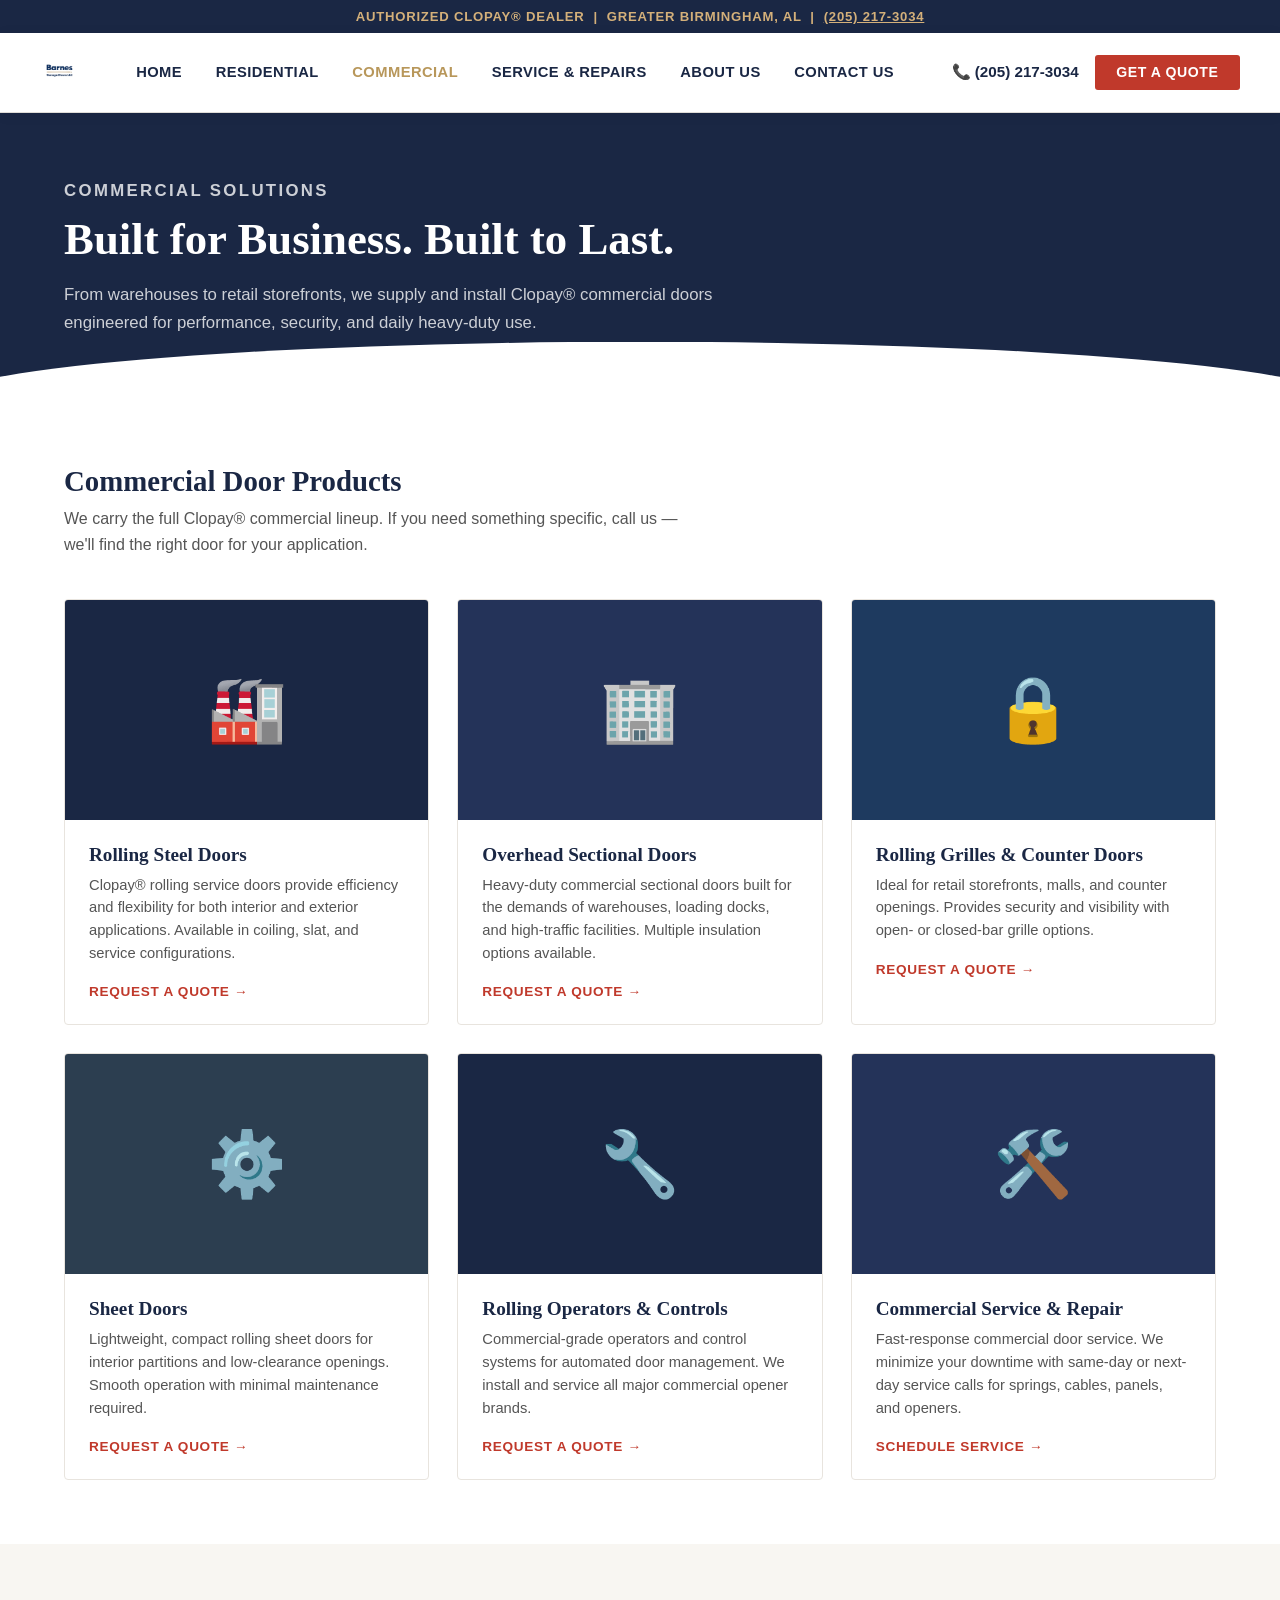
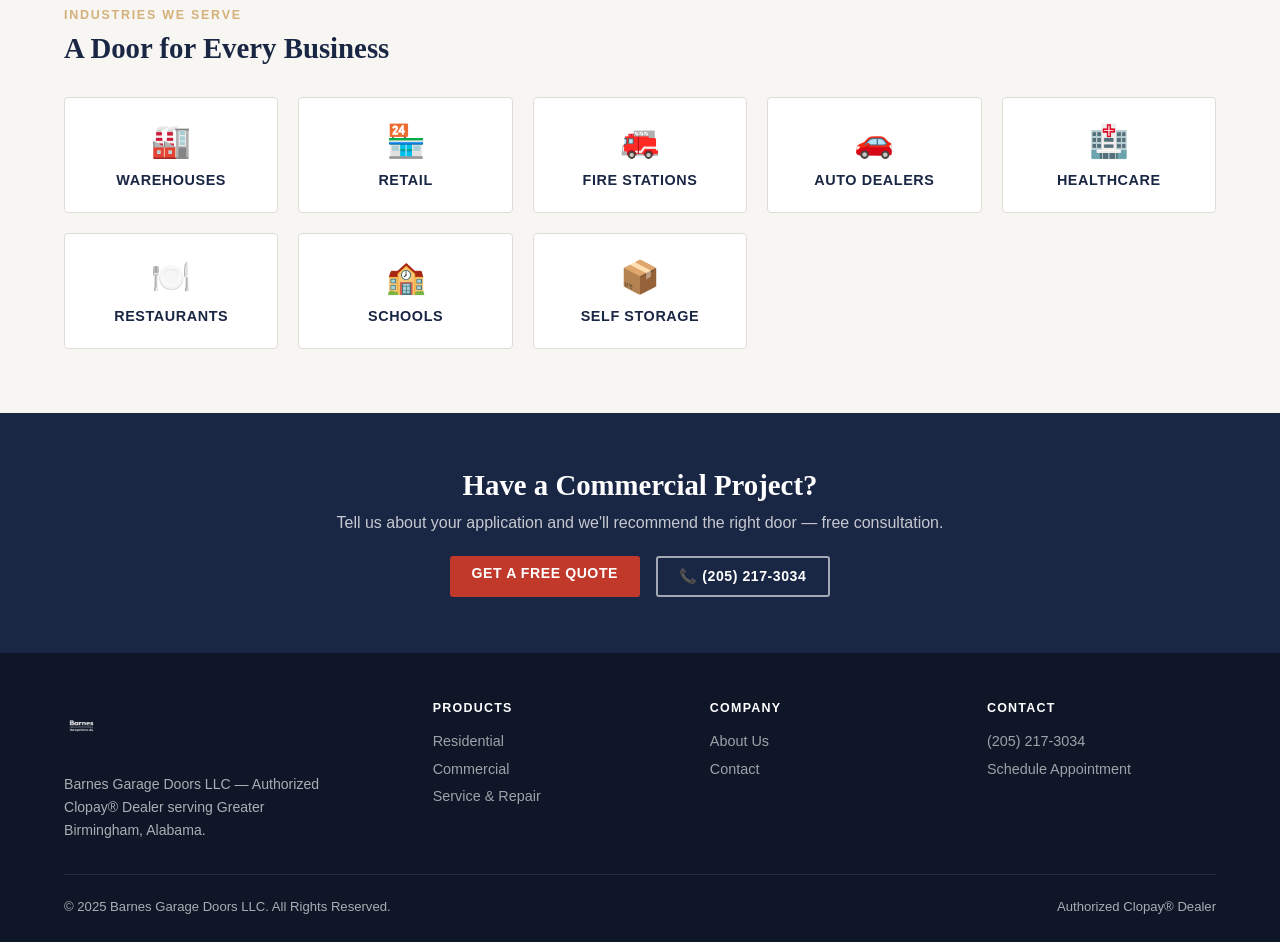
<file: commercial.html>
<!DOCTYPE html>
<html lang="en">
<head>
  <meta charset="UTF-8"/>
  <meta name="viewport" content="width=device-width, initial-scale=1.0"/>
  <title>Commercial Garage Doors | Barnes Garage Doors LLC</title>
  <link rel="preconnect" href="https://nam10.safelinks.protection.outlook.com/?url=https%3A%2F%2Ffonts.googleapis.com%2F&data=05%7C02%7Ctannerbarnes%40thompsontractor.com%7C5aefbd7dd5594ded506608de9653ff27%7C02b136010568417f9ecab20f5d0225c4%7C0%7C0%7C639113484724870602%7CUnknown%7CTWFpbGZsb3d8eyJFbXB0eU1hcGkiOnRydWUsIlYiOiIwLjAuMDAwMCIsIlAiOiJXaW4zMiIsIkFOIjoiTWFpbCIsIldUIjoyfQ%3D%3D%7C0%7C%7C%7C&sdata=HGnjdCzwdGdh1jBFt5LhyeLEt%2BZaLq9ndtTASlJALeo%3D&reserved=0">
  <link href="https://nam10.safelinks.protection.outlook.com/?url=https%3A%2F%2Ffonts.googleapis.com%2Fcss2%3Ffamily%3DPlayfair%2BDisplay%3Awght%40600%3B700%26family%3DSource%2BSans%2B3%3Awght%40300%3B400%3B600%3B700%26display%3Dswap&data=05%7C02%7Ctannerbarnes%40thompsontractor.com%7C5aefbd7dd5594ded506608de9653ff27%7C02b136010568417f9ecab20f5d0225c4%7C0%7C0%7C639113484724925472%7CUnknown%7CTWFpbGZsb3d8eyJFbXB0eU1hcGkiOnRydWUsIlYiOiIwLjAuMDAwMCIsIlAiOiJXaW4zMiIsIkFOIjoiTWFpbCIsIldUIjoyfQ%3D%3D%7C0%7C%7C%7C&sdata=1GTSvDn37t5YkIUDgPK96NRuBFaVgxhbgODRjwtLb60%3D&reserved=0" rel="stylesheet">
  <style>
    *, *::before, *::after { box-sizing: border-box; margin: 0; padding: 0; }
    :root { --navy:#1a2744;--gold:#b8975a;--gold-light:#d4b07a;--red:#c0392b;--red-hover:#a93226;--white:#ffffff;--offwhite:#f8f6f2;--text:#2c2c2c;--text-light:#555; }
    body { font-family:'Source Sans 3',sans-serif;color:var(--text);background:var(--white); }
    .announce-bar{background:var(--navy);color:var(--gold-light);font-size:.82rem;font-weight:600;letter-spacing:.06em;text-align:center;padding:.55rem 1rem;text-transform:uppercase;}
    .announce-bar a{color:inherit;}
    .top-nav{background:var(--white);border-bottom:1px solid #e0ddd8;padding:0 2.5rem;display:flex;align-items:center;justify-content:space-between;height:80px;position:sticky;top:0;z-index:1000;box-shadow:0 2px 12px rgba(0,0,0,.07);}
    .top-nav .logo img{height:58px;width:auto;display:block;}
    .top-nav .main-links{display:flex;align-items:center;gap:.1rem;list-style:none;}
    .top-nav .main-links>li>a{display:block;padding:.6rem 1rem;color:var(--navy);text-decoration:none;font-size:.92rem;font-weight:600;letter-spacing:.03em;text-transform:uppercase;transition:color .2s;}
    .top-nav .main-links>li>a:hover,.top-nav .main-links>li>a.active{color:var(--gold);}
    .top-nav .nav-actions{display:flex;align-items:center;gap:1rem;}
    .btn-primary{background:var(--red);color:var(--white);padding:.6rem 1.35rem;border-radius:3px;text-decoration:none;font-size:.88rem;font-weight:700;letter-spacing:.04em;text-transform:uppercase;transition:background .2s;border:none;cursor:pointer;display:inline-block;}
    .btn-primary:hover{background:var(--red-hover);}
    .phone-nav{color:var(--navy);font-size:.95rem;font-weight:700;text-decoration:none;}
    .phone-nav:hover{color:var(--gold);}
    .hamburger{display:none;background:none;border:none;cursor:pointer;padding:.4rem;}
    .hamburger span{display:block;width:24px;height:2px;background:var(--navy);margin:5px 0;}
    .page-hero{background:var(--navy);padding:4rem 5%;position:relative;overflow:hidden;}
    .page-hero::after{content:'';position:absolute;bottom:-1px;left:0;right:0;height:60px;background:var(--white);clip-path:ellipse(55% 100% at 50% 100%);}
    .page-hero-inner{max-width:680px;position:relative;z-index:1;}
    .section-label{font-size:.78rem;font-weight:700;letter-spacing:.14em;text-transform:uppercase;color:var(--gold-light);margin-bottom:.6rem;}
    .page-hero h1{font-family:'Playfair Display',serif;font-size:clamp(2rem,4vw,2.8rem);color:var(--white);line-height:1.15;margin-bottom:1rem;}
    .page-hero p{color:rgba(255,255,255,.78);font-size:1.05rem;line-height:1.65;}
    .products-section{padding:4rem 5%;}
    .section-title{font-family:'Playfair Display',serif;font-size:1.8rem;color:var(--navy);margin-bottom:.5rem;}
    .section-sub{color:var(--text-light);font-size:1rem;line-height:1.65;margin-bottom:2.5rem;max-width:640px;}
    .comm-grid{display:grid;grid-template-columns:repeat(auto-fill,minmax(300px,1fr));gap:1.75rem;}
    .comm-card{border:1px solid #e8e4de;border-radius:4px;overflow:hidden;transition:box-shadow .25s,transform .25s;}
    .comm-card:hover{box-shadow:0 8px 32px rgba(0,0,0,.12);transform:translateY(-3px);}
    .comm-card-img{height:220px;overflow:hidden;background:#ddd;}
    .comm-card-img img{width:100%;height:100%;object-fit:cover;transition:transform .4s;}
    .comm-card:hover .comm-card-img img{transform:scale(1.05);}
    .comm-card-body{padding:1.5rem;}
    .comm-card-body h3{font-family:'Playfair Display',serif;font-size:1.2rem;color:var(--navy);margin-bottom:.5rem;}
    .comm-card-body p{color:var(--text-light);font-size:.92rem;line-height:1.55;margin-bottom:1.1rem;}
    .comm-card-body a{color:var(--red);font-weight:700;font-size:.85rem;letter-spacing:.05em;text-transform:uppercase;text-decoration:none;}
    .comm-card-body a:hover{text-decoration:underline;}
    .industries{background:var(--offwhite);padding:4rem 5%;}
    .ind-grid{display:grid;grid-template-columns:repeat(auto-fit,minmax(180px,1fr));gap:1.25rem;margin-top:2rem;}
    .ind-item{background:var(--white);border:1px solid #e0ddd8;border-radius:4px;padding:1.5rem 1.25rem;text-align:center;}
    .ind-icon{font-size:2rem;margin-bottom:.75rem;}
    .ind-item h4{font-size:.9rem;font-weight:700;color:var(--navy);text-transform:uppercase;letter-spacing:.04em;}
    .cta-strip{background:var(--navy);padding:3.5rem 5%;text-align:center;}
    .cta-strip h2{font-family:'Playfair Display',serif;font-size:1.8rem;color:var(--white);margin-bottom:.75rem;}
    .cta-strip p{color:rgba(255,255,255,.75);margin-bottom:1.5rem;}
    .cta-strip-btns{display:flex;justify-content:center;gap:1rem;flex-wrap:wrap;}
    .btn-ghost{border:2px solid rgba(255,255,255,.6);color:var(--white);padding:.65rem 1.35rem;border-radius:3px;text-decoration:none;font-size:.88rem;font-weight:700;letter-spacing:.04em;text-transform:uppercase;transition:all .2s;}
    .btn-ghost:hover{background:rgba(255,255,255,.15);}
    footer{background:#0e1627;color:rgba(255,255,255,.65);padding:3rem 5% 1.75rem;}
    .footer-grid{display:grid;grid-template-columns:1.4fr repeat(3,1fr);gap:3rem;padding-bottom:2rem;border-bottom:1px solid rgba(255,255,255,.1);}
    .footer-brand img{height:52px;margin-bottom:1rem;filter:brightness(0) invert(1);opacity:.85;}
    .footer-brand p{font-size:.88rem;line-height:1.65;max-width:280px;}
    .footer-col h4{color:var(--white);font-size:.78rem;font-weight:700;letter-spacing:.1em;text-transform:uppercase;margin-bottom:1.1rem;}
    .footer-col ul{list-style:none;display:flex;flex-direction:column;gap:.6rem;}
    .footer-col ul li a{color:rgba(255,255,255,.6);text-decoration:none;font-size:.9rem;}
    .footer-col ul li a:hover{color:var(--gold-light);}
    .footer-bottom{padding-top:1.5rem;display:flex;justify-content:space-between;flex-wrap:wrap;gap:1rem;font-size:.82rem;}
    @media(max-width:900px){.top-nav{padding:0 1.25rem;}.top-nav .main-links{display:none;}.hamburger{display:block;}.footer-grid{grid-template-columns:1fr 1fr;}}
    @media(max-width:560px){.footer-grid{grid-template-columns:1fr;}}
  </style>
</head>
<body>

<div class="announce-bar">Authorized Clopay® Dealer &nbsp;|&nbsp; Greater Birmingham, AL &nbsp;|&nbsp; <a href="tel:+12052173034">(205) 217-3034</a></div>

<nav class="top-nav">
  <a href="index.html" class="logo"><img src="images/logo.png" alt="Barnes Garage Doors LLC"></a>
  <ul class="main-links">
    <li><a href="index.html">Home</a></li>
    <li><a href="residential.html">Residential</a></li>
    <li><a href="commercial.html" class="active">Commercial</a></li>
    <li><a href="service.html">Service &amp; Repairs</a></li>
    <li><a href="about.html">About Us</a></li>
    <li><a href="contact.html">Contact Us</a></li>
  </ul>
  <div class="nav-actions">
    <a href="tel:+12052173034" class="phone-nav">📞 (205) 217-3034</a>
    <a href="contact.html" class="btn-primary">Get a Quote</a>
    <button class="hamburger" aria-label="Menu"><span></span><span></span><span></span></button>
  </div>
</nav>

<div class="page-hero">
  <div class="page-hero-inner">
    <p class="section-label">Commercial Solutions</p>
    <h1>Built for Business. Built to Last.</h1>
    <p>From warehouses to retail storefronts, we supply and install Clopay® commercial doors engineered for performance, security, and daily heavy-duty use.</p>
  </div>
</div>

<section class="products-section">
  <h2 class="section-title">Commercial Door Products</h2>
  <p class="section-sub">We carry the full Clopay® commercial lineup. If you need something specific, call us — we'll find the right door for your application.</p>

  <div class="comm-grid">

    <div class="comm-card">
      <div class="comm-card-img" style="background:#1a2744;display:flex;align-items:center;justify-content:center;font-size:4rem;">🏭</div>
      <div class="comm-card-body">
        <h3>Rolling Steel Doors</h3>
        <p>Clopay® rolling service doors provide efficiency and flexibility for both interior and exterior applications. Available in coiling, slat, and service configurations.</p>
        <a href="contact.html">Request a Quote →</a>
      </div>
    </div>

    <div class="comm-card">
      <div class="comm-card-img" style="background:#243359;display:flex;align-items:center;justify-content:center;font-size:4rem;">🏢</div>
      <div class="comm-card-body">
        <h3>Overhead Sectional Doors</h3>
        <p>Heavy-duty commercial sectional doors built for the demands of warehouses, loading docks, and high-traffic facilities. Multiple insulation options available.</p>
        <a href="contact.html">Request a Quote →</a>
      </div>
    </div>

    <div class="comm-card">
      <div class="comm-card-img" style="background:#1e3a5f;display:flex;align-items:center;justify-content:center;font-size:4rem;">🔒</div>
      <div class="comm-card-body">
        <h3>Rolling Grilles &amp; Counter Doors</h3>
        <p>Ideal for retail storefronts, malls, and counter openings. Provides security and visibility with open- or closed-bar grille options.</p>
        <a href="contact.html">Request a Quote →</a>
      </div>
    </div>

    <div class="comm-card">
      <div class="comm-card-img" style="background:#2c3e50;display:flex;align-items:center;justify-content:center;font-size:4rem;">⚙️</div>
      <div class="comm-card-body">
        <h3>Sheet Doors</h3>
        <p>Lightweight, compact rolling sheet doors for interior partitions and low-clearance openings. Smooth operation with minimal maintenance required.</p>
        <a href="contact.html">Request a Quote →</a>
      </div>
    </div>

    <div class="comm-card">
      <div class="comm-card-img" style="background:#1a2744;display:flex;align-items:center;justify-content:center;font-size:4rem;">🔧</div>
      <div class="comm-card-body">
        <h3>Rolling Operators &amp; Controls</h3>
        <p>Commercial-grade operators and control systems for automated door management. We install and service all major commercial opener brands.</p>
        <a href="contact.html">Request a Quote →</a>
      </div>
    </div>

    <div class="comm-card">
      <div class="comm-card-img" style="background:#243359;display:flex;align-items:center;justify-content:center;font-size:4rem;">🛠️</div>
      <div class="comm-card-body">
        <h3>Commercial Service &amp; Repair</h3>
        <p>Fast-response commercial door service. We minimize your downtime with same-day or next-day service calls for springs, cables, panels, and openers.</p>
        <a href="contact.html">Schedule Service →</a>
      </div>
    </div>

  </div>
</section>

<section class="industries">
  <p class="section-label">Industries We Serve</p>
  <h2 class="section-title" style="font-family:'Playfair Display',serif;font-size:1.8rem;color:var(--navy);margin-bottom:.5rem;">A Door for Every Business</h2>
  <div class="ind-grid">
    <div class="ind-item"><div class="ind-icon">🏭</div><h4>Warehouses</h4></div>
    <div class="ind-item"><div class="ind-icon">🏪</div><h4>Retail</h4></div>
    <div class="ind-item"><div class="ind-icon">🚒</div><h4>Fire Stations</h4></div>
    <div class="ind-item"><div class="ind-icon">🚗</div><h4>Auto Dealers</h4></div>
    <div class="ind-item"><div class="ind-icon">🏥</div><h4>Healthcare</h4></div>
    <div class="ind-item"><div class="ind-icon">🍽️</div><h4>Restaurants</h4></div>
    <div class="ind-item"><div class="ind-icon">🏫</div><h4>Schools</h4></div>
    <div class="ind-item"><div class="ind-icon">📦</div><h4>Self Storage</h4></div>
  </div>
</section>

<div class="cta-strip">
  <h2>Have a Commercial Project?</h2>
  <p>Tell us about your application and we'll recommend the right door — free consultation.</p>
  <div class="cta-strip-btns">
    <a href="contact.html" class="btn-primary">Get a Free Quote</a>
    <a href="tel:+12052173034" class="btn-ghost">📞 (205) 217-3034</a>
  </div>
</div>

<footer>
  <div class="footer-grid">
    <div class="footer-brand"><img src="images/logo.png" alt="Barnes Garage Doors"><p>Barnes Garage Doors LLC — Authorized Clopay® Dealer serving Greater Birmingham, Alabama.</p></div>
    <div class="footer-col"><h4>Products</h4><ul><li><a href="residential.html">Residential</a></li><li><a href="commercial.html">Commercial</a></li><li><a href="service.html">Service &amp; Repair</a></li></ul></div>
    <div class="footer-col"><h4>Company</h4><ul><li><a href="about.html">About Us</a></li><li><a href="contact.html">Contact</a></li></ul></div>
    <div class="footer-col"><h4>Contact</h4><ul><li><a href="tel:+12052173034">(205) 217-3034</a></li><li><a href="contact.html">Schedule Appointment</a></li></ul></div>
  </div>
  <div class="footer-bottom"><span>© 2025 Barnes Garage Doors LLC. All Rights Reserved.</span><span>Authorized Clopay® Dealer</span></div> </footer> </body> </html>
</file>
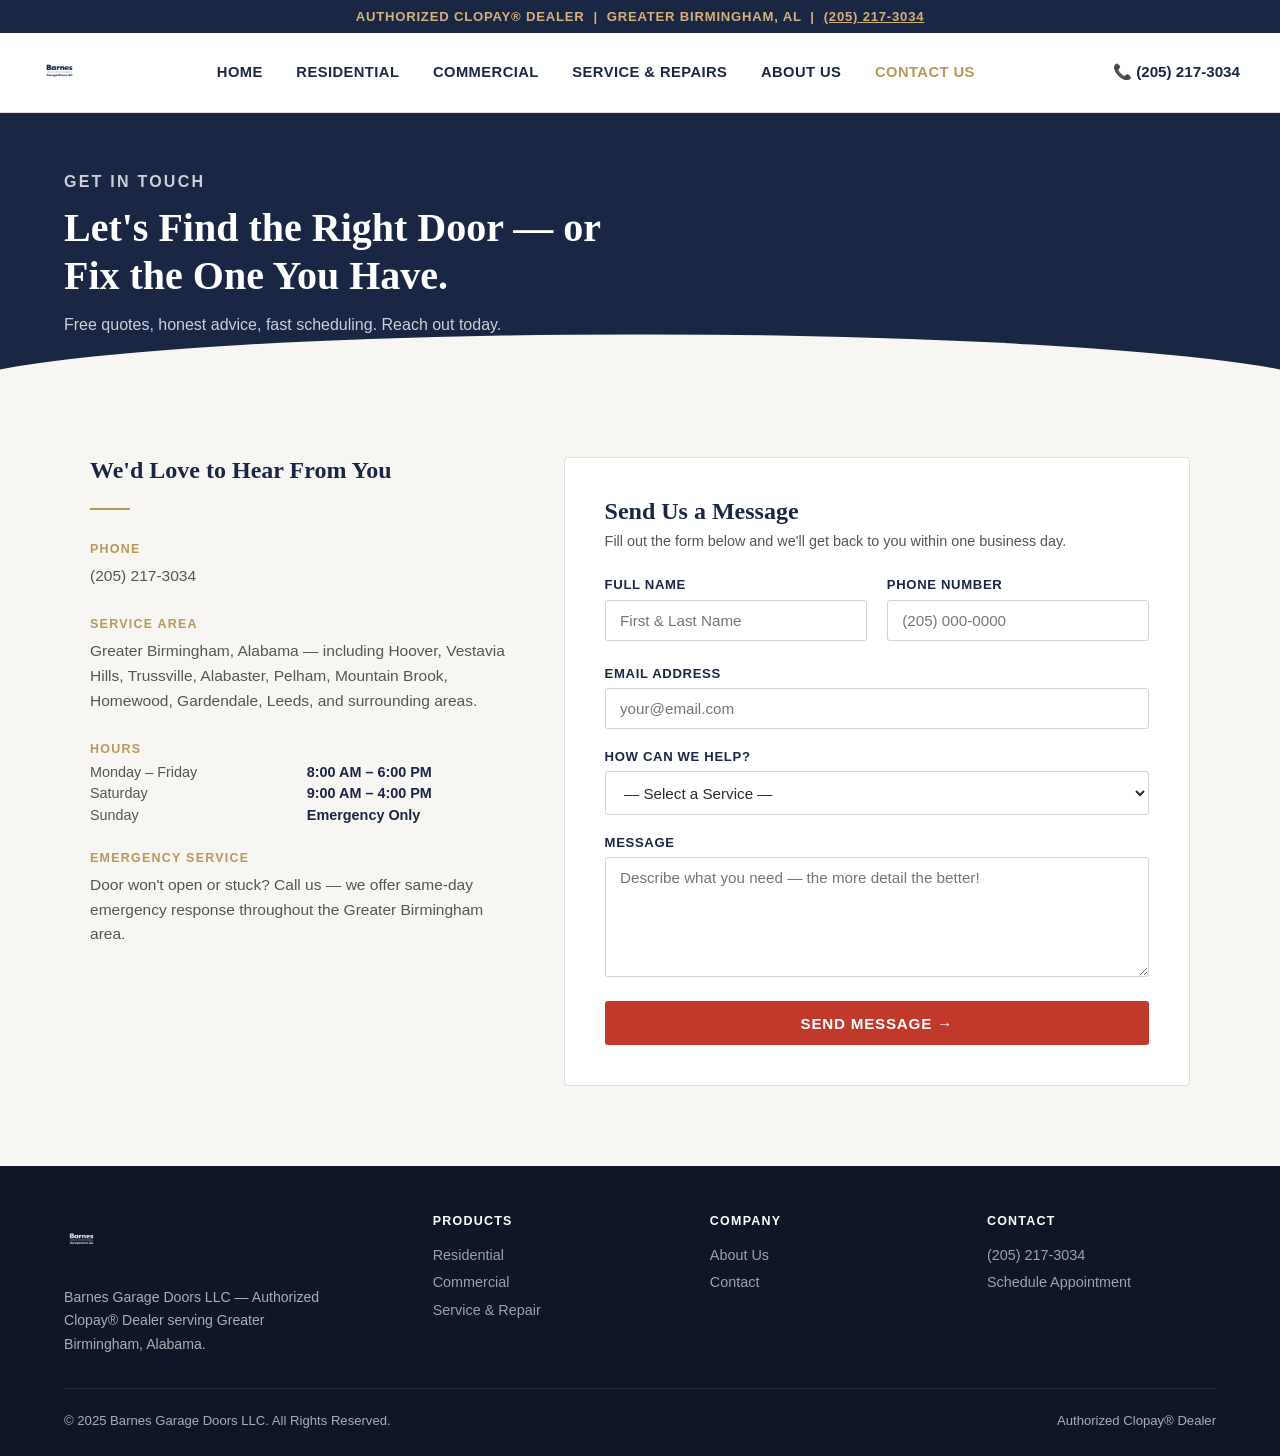
<file: contact.html>
<!DOCTYPE html>
<html lang="en">
<head>
  <meta charset="UTF-8"/>
  <meta name="viewport" content="width=device-width, initial-scale=1.0"/>
  <title>Contact Us | Barnes Garage Doors LLC</title>
  <link rel="preconnect" href="https://nam10.safelinks.protection.outlook.com/?url=https%3A%2F%2Ffonts.googleapis.com%2F&data=05%7C02%7Ctannerbarnes%40thompsontractor.com%7C528585851a2d4b1585e908de9653e098%7C02b136010568417f9ecab20f5d0225c4%7C0%7C0%7C639113484188691471%7CUnknown%7CTWFpbGZsb3d8eyJFbXB0eU1hcGkiOnRydWUsIlYiOiIwLjAuMDAwMCIsIlAiOiJXaW4zMiIsIkFOIjoiTWFpbCIsIldUIjoyfQ%3D%3D%7C0%7C%7C%7C&sdata=KFEYD7mRwsRSzyXA5ZWppHgsMShPNE066v23oJ6qBo4%3D&reserved=0">
  <link href="https://nam10.safelinks.protection.outlook.com/?url=https%3A%2F%2Ffonts.googleapis.com%2Fcss2%3Ffamily%3DPlayfair%2BDisplay%3Awght%40600%3B700%26family%3DSource%2BSans%2B3%3Awght%40300%3B400%3B600%3B700%26display%3Dswap&data=05%7C02%7Ctannerbarnes%40thompsontractor.com%7C528585851a2d4b1585e908de9653e098%7C02b136010568417f9ecab20f5d0225c4%7C0%7C0%7C639113484188721679%7CUnknown%7CTWFpbGZsb3d8eyJFbXB0eU1hcGkiOnRydWUsIlYiOiIwLjAuMDAwMCIsIlAiOiJXaW4zMiIsIkFOIjoiTWFpbCIsIldUIjoyfQ%3D%3D%7C0%7C%7C%7C&sdata=79gHKISbpzEAwQvGZJHmu6XKoVaTIpfHIRHBTRRKJj0%3D&reserved=0" rel="stylesheet">
  <style>
    *,*::before,*::after{box-sizing:border-box;margin:0;padding:0;}
    :root{--navy:#1a2744;--gold:#b8975a;--gold-light:#d4b07a;--red:#c0392b;--red-hover:#a93226;--white:#ffffff;--offwhite:#f8f6f2;--text:#2c2c2c;--text-light:#555;}
    body{font-family:'Source Sans 3',sans-serif;color:var(--text);background:var(--white);}
    .announce-bar{background:var(--navy);color:var(--gold-light);font-size:.82rem;font-weight:600;letter-spacing:.06em;text-align:center;padding:.55rem 1rem;text-transform:uppercase;}
    .announce-bar a{color:inherit;}
    .top-nav{background:var(--white);border-bottom:1px solid #e0ddd8;padding:0 2.5rem;display:flex;align-items:center;justify-content:space-between;height:80px;position:sticky;top:0;z-index:1000;box-shadow:0 2px 12px rgba(0,0,0,.07);}
    .top-nav .logo img{height:58px;width:auto;display:block;}
    .top-nav .main-links{display:flex;align-items:center;gap:.1rem;list-style:none;}
    .top-nav .main-links>li>a{display:block;padding:.6rem 1rem;color:var(--navy);text-decoration:none;font-size:.92rem;font-weight:600;letter-spacing:.03em;text-transform:uppercase;transition:color .2s;}
    .top-nav .main-links>li>a:hover,.top-nav .main-links>li>a.active{color:var(--gold);}
    .top-nav .nav-actions{display:flex;align-items:center;gap:1rem;}
    .btn-primary{background:var(--red);color:var(--white);padding:.6rem 1.35rem;border-radius:3px;text-decoration:none;font-size:.88rem;font-weight:700;letter-spacing:.04em;text-transform:uppercase;transition:background .2s;border:none;cursor:pointer;display:inline-block;}
    .btn-primary:hover{background:var(--red-hover);}
    .phone-nav{color:var(--navy);font-size:.95rem;font-weight:700;text-decoration:none;}
    .phone-nav:hover{color:var(--gold);}
    .hamburger{display:none;background:none;border:none;cursor:pointer;padding:.4rem;}
    .hamburger span{display:block;width:24px;height:2px;background:var(--navy);margin:5px 0;}
    .page-hero{background:var(--navy);padding:3.5rem 5%;position:relative;overflow:hidden;}
    .page-hero::after{content:'';position:absolute;bottom:-1px;left:0;right:0;height:60px;background:var(--offwhite);clip-path:ellipse(55% 100% at 50% 100%);}
    .page-hero-inner{max-width:600px;position:relative;z-index:1;}
    .section-label{font-size:.78rem;font-weight:700;letter-spacing:.14em;text-transform:uppercase;color:var(--gold-light);margin-bottom:.6rem;}
    .page-hero h1{font-family:'Playfair Display',serif;font-size:clamp(1.8rem,3.5vw,2.5rem);color:var(--white);line-height:1.2;margin-bottom:.75rem;}
    .page-hero p{color:rgba(255,255,255,.78);font-size:1rem;line-height:1.6;}
    .contact-layout{background:var(--offwhite);padding:4rem 5% 5rem;}
    .contact-inner{max-width:1100px;margin:0 auto;display:grid;grid-template-columns:1fr 1.5fr;gap:3.5rem;align-items:start;}
    /* INFO SIDE */
    .contact-info h2{font-family:'Playfair Display',serif;font-size:1.5rem;color:var(--navy);margin-bottom:1.5rem;}
    .info-block{margin-bottom:1.75rem;}
    .info-block h4{font-size:.78rem;font-weight:700;letter-spacing:.1em;text-transform:uppercase;color:var(--gold);margin-bottom:.5rem;}
    .info-block p,.info-block a{color:var(--text-light);font-size:.97rem;line-height:1.6;text-decoration:none;}
    .info-block a:hover{color:var(--navy);}
    .info-divider{width:40px;height:2px;background:var(--gold);margin-bottom:2rem;}
    .hours-grid{display:grid;grid-template-columns:1fr 1fr;gap:.35rem 1rem;font-size:.9rem;}
    .hours-grid .day{color:var(--text-light);}
    .hours-grid .time{color:var(--navy);font-weight:600;}
    /* FORM SIDE */
    .contact-form-card{background:var(--white);border:1px solid #e0ddd8;border-radius:4px;padding:2.5rem;}
    .contact-form-card h2{font-family:'Playfair Display',serif;font-size:1.5rem;color:var(--navy);margin-bottom:.5rem;}
    .contact-form-card .form-sub{color:var(--text-light);font-size:.9rem;margin-bottom:1.75rem;}
    .form-row{display:grid;grid-template-columns:1fr 1fr;gap:1.25rem;}
    .form-group{margin-bottom:1.25rem;}
    .form-group label{display:block;font-size:.82rem;font-weight:700;letter-spacing:.05em;text-transform:uppercase;color:var(--navy);margin-bottom:.45rem;}
    .form-group input,.form-group textarea,.form-group select{width:100%;padding:.7rem .9rem;border:1.5px solid #d8d4cc;border-radius:3px;font-family:inherit;font-size:.95rem;color:var(--text);background:var(--white);transition:border-color .2s,box-shadow .2s;outline:none;}
    .form-group input:focus,.form-group textarea:focus,.form-group select:focus{border-color:var(--navy);box-shadow:0 0 0 3px rgba(26,39,68,.08);}
    .form-group textarea{resize:vertical;min-height:120px;}
    .error-message{color:var(--red);font-size:.82rem;margin-top:.3rem;display:block;}
    .form-submit{width:100%;padding:.85rem;background:var(--red);color:var(--white);border:none;border-radius:3px;font-size:.95rem;font-weight:700;letter-spacing:.05em;text-transform:uppercase;cursor:pointer;transition:background .2s;}
    .form-submit:hover{background:var(--red-hover);}
    footer{background:#0e1627;color:rgba(255,255,255,.65);padding:3rem 5% 1.75rem;}
    .footer-grid{display:grid;grid-template-columns:1.4fr repeat(3,1fr);gap:3rem;padding-bottom:2rem;border-bottom:1px solid rgba(255,255,255,.1);}
    .footer-brand img{height:52px;margin-bottom:1rem;filter:brightness(0) invert(1);opacity:.85;}
    .footer-brand p{font-size:.88rem;line-height:1.65;max-width:280px;}
    .footer-col h4{color:var(--white);font-size:.78rem;font-weight:700;letter-spacing:.1em;text-transform:uppercase;margin-bottom:1.1rem;}
    .footer-col ul{list-style:none;display:flex;flex-direction:column;gap:.6rem;}
    .footer-col ul li a{color:rgba(255,255,255,.6);text-decoration:none;font-size:.9rem;}
    .footer-col ul li a:hover{color:var(--gold-light);}
    .footer-bottom{padding-top:1.5rem;display:flex;justify-content:space-between;flex-wrap:wrap;gap:1rem;font-size:.82rem;}
    @media(max-width:900px){
      .top-nav{padding:0 1.25rem;}.top-nav .main-links{display:none;}.hamburger{display:block;}
      .contact-inner{grid-template-columns:1fr;}.form-row{grid-template-columns:1fr;}
      .footer-grid{grid-template-columns:1fr 1fr;}
    }
    @media(max-width:560px){.footer-grid{grid-template-columns:1fr;}}
  </style>
</head>
<body>

<div class="announce-bar">Authorized Clopay® Dealer &nbsp;|&nbsp; Greater Birmingham, AL &nbsp;|&nbsp; <a href="tel:+12052173034">(205) 217-3034</a></div>

<nav class="top-nav">
  <a href="index.html" class="logo"><img src="images/logo.png" alt="Barnes Garage Doors LLC"></a>
  <ul class="main-links">
    <li><a href="index.html">Home</a></li>
    <li><a href="residential.html">Residential</a></li>
    <li><a href="commercial.html">Commercial</a></li>
    <li><a href="service.html">Service &amp; Repairs</a></li>
    <li><a href="about.html">About Us</a></li>
    <li><a href="contact.html" class="active">Contact Us</a></li>
  </ul>
  <div class="nav-actions">
    <a href="tel:+12052173034" class="phone-nav">📞 (205) 217-3034</a>
    <button class="hamburger" aria-label="Menu"><span></span><span></span><span></span></button>
  </div>
</nav>

<div class="page-hero">
  <div class="page-hero-inner">
    <p class="section-label">Get In Touch</p>
    <h1>Let's Find the Right Door — or Fix the One You Have.</h1>
    <p>Free quotes, honest advice, fast scheduling. Reach out today.</p>
  </div>
</div>

<div class="contact-layout">
  <div class="contact-inner">

    <div class="contact-info">
      <h2>We'd Love to Hear From You</h2>
      <div class="info-divider"></div>
      <div class="info-block">
        <h4>Phone</h4>
        <p><a href="tel:+12052173034">(205) 217-3034</a></p>
      </div>
      <div class="info-block">
        <h4>Service Area</h4>
        <p>Greater Birmingham, Alabama — including Hoover, Vestavia Hills, Trussville, Alabaster, Pelham, Mountain Brook, Homewood, Gardendale, Leeds, and surrounding areas.</p>
      </div>
      <div class="info-block">
        <h4>Hours</h4>
        <div class="hours-grid">
          <span class="day">Monday – Friday</span><span class="time">8:00 AM – 6:00 PM</span>
          <span class="day">Saturday</span><span class="time">9:00 AM – 4:00 PM</span>
          <span class="day">Sunday</span><span class="time">Emergency Only</span>
        </div>
      </div>
      <div class="info-block">
        <h4>Emergency Service</h4>
        <p>Door won't open or stuck? Call us — we offer same-day emergency response throughout the Greater Birmingham area.</p>
      </div>
    </div>

    <div class="contact-form-card">
      <h2>Send Us a Message</h2>
      <p class="form-sub">Fill out the form below and we'll get back to you within one business day.</p>

      <form action="https://nam10.safelinks.protection.outlook.com/?url=https%3A%2F%2Fformspree.io%2Ff%2Fmnndykpa&data=05%7C02%7Ctannerbarnes%40thompsontractor.com%7C528585851a2d4b1585e908de9653e098%7C02b136010568417f9ecab20f5d0225c4%7C0%7C0%7C639113484188747908%7CUnknown%7CTWFpbGZsb3d8eyJFbXB0eU1hcGkiOnRydWUsIlYiOiIwLjAuMDAwMCIsIlAiOiJXaW4zMiIsIkFOIjoiTWFpbCIsIldUIjoyfQ%3D%3D%7C0%7C%7C%7C&sdata=NAnD8g2La56JLhn%2B2tUIDA7tg0FrYpUgkuddYrYpU94%3D&reserved=0" method="POST">
        <div class="form-row">
          <div class="form-group">
            <label for="name">Full Name</label>
            <input type="text" id="name" name="name" placeholder="First &amp; Last Name" required>
            <span id="nameError" class="error-message"></span>
          </div>
          <div class="form-group">
            <label for="phone">Phone Number</label>
            <input type="tel" id="phone" name="phone" placeholder="(205) 000-0000" required>
            <span id="phoneError" class="error-message"></span>
          </div>
        </div>
        <div class="form-group">
          <label for="email">Email Address</label>
          <input type="email" id="email" name="email" placeholder="your@email.com" required>
        </div>
        <div class="form-group">
          <label for="service">How Can We Help?</label>
          <select id="service" name="service">
            <option value="">— Select a Service —</option>
            <option>New Door Installation</option>
            <option>Door Repair</option>
            <option>Opener Repair / Replacement</option>
            <option>Spring Replacement</option>
            <option>Commercial Door</option>
            <option>General Question / Quote</option>
          </select>
        </div>
        <div class="form-group">
          <label for="message">Message</label>
          <textarea id="message" name="message" placeholder="Describe what you need — the more detail the better!" required></textarea>
        </div>
        <button type="submit" class="form-submit">Send Message →</button>
      </form>
    </div>

  </div>
</div>

<footer>
  <div class="footer-grid">
    <div class="footer-brand"><img src="images/logo.png" alt="Barnes Garage Doors"><p>Barnes Garage Doors LLC — Authorized Clopay® Dealer serving Greater Birmingham, Alabama.</p></div>
    <div class="footer-col"><h4>Products</h4><ul><li><a href="residential.html">Residential</a></li><li><a href="commercial.html">Commercial</a></li><li><a href="service.html">Service &amp; Repair</a></li></ul></div>
    <div class="footer-col"><h4>Company</h4><ul><li><a href="about.html">About Us</a></li><li><a href="contact.html">Contact</a></li></ul></div>
    <div class="footer-col"><h4>Contact</h4><ul><li><a href="tel:+12052173034">(205) 217-3034</a></li><li><a href="contact.html">Schedule Appointment</a></li></ul></div>
  </div>
  <div class="footer-bottom"><span>© 2025 Barnes Garage Doors LLC. All Rights Reserved.</span><span>Authorized Clopay® Dealer</span></div> </footer>

<script>
  document.addEventListener("DOMContentLoaded",function(){
    const phoneInput=document.getElementById("phone");
    if(phoneInput){phoneInput.addEventListener("input",function(){const msg=document.getElementById("phoneError");const digits=phoneInput.value.replace(/\D/g,'');if(!/^\d{10}$/.test(digits)){msg.textContent="Please enter a 10-digit phone number.";}else{msg.textContent="";}});}
    const nameInput=document.getElementById("name");
    if(nameInput){nameInput.addEventListener("input",function(){const msg=document.getElementById("nameError");const pattern=/^[^\s]+\s+.{2,}$/;if(!pattern.test(nameInput.value.trim())){msg.textContent="Please enter your first and last name.";}else{msg.textContent="";}});}
  });
</script>

</body>
</html>
</file>
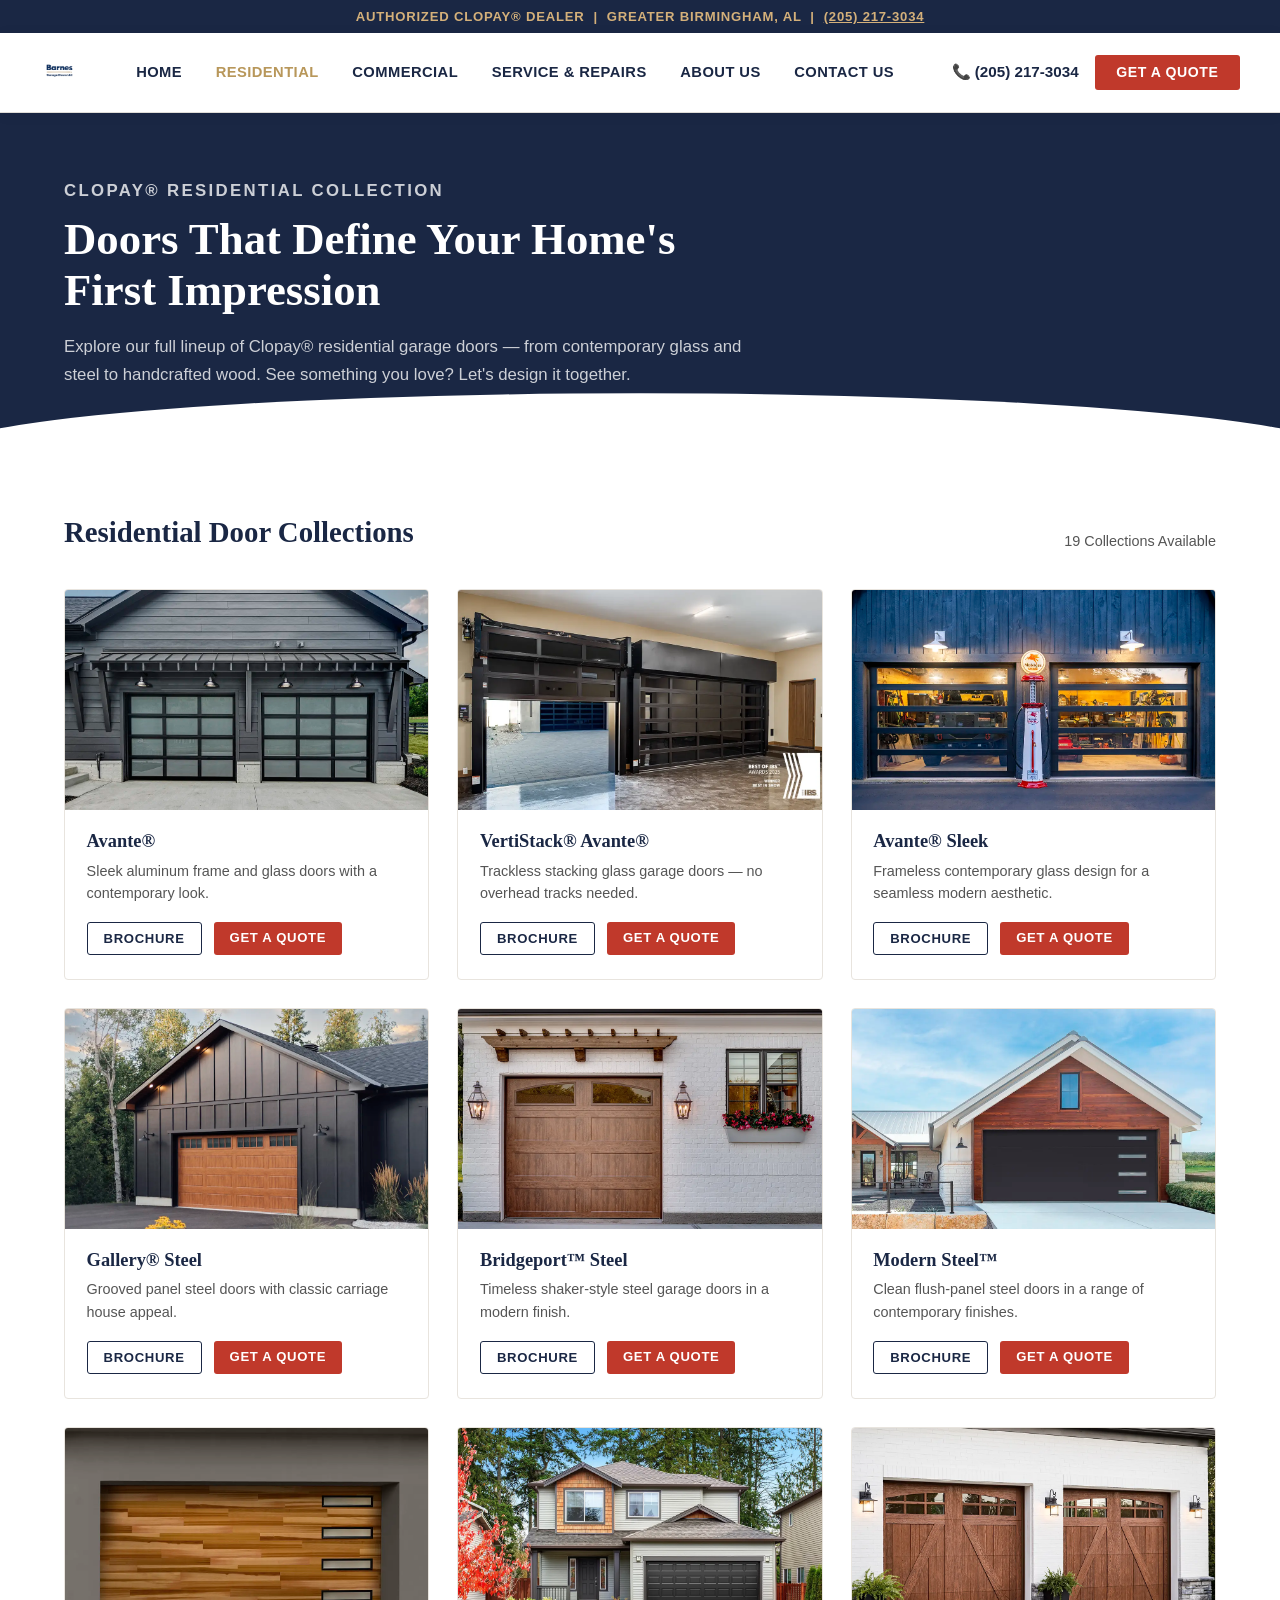
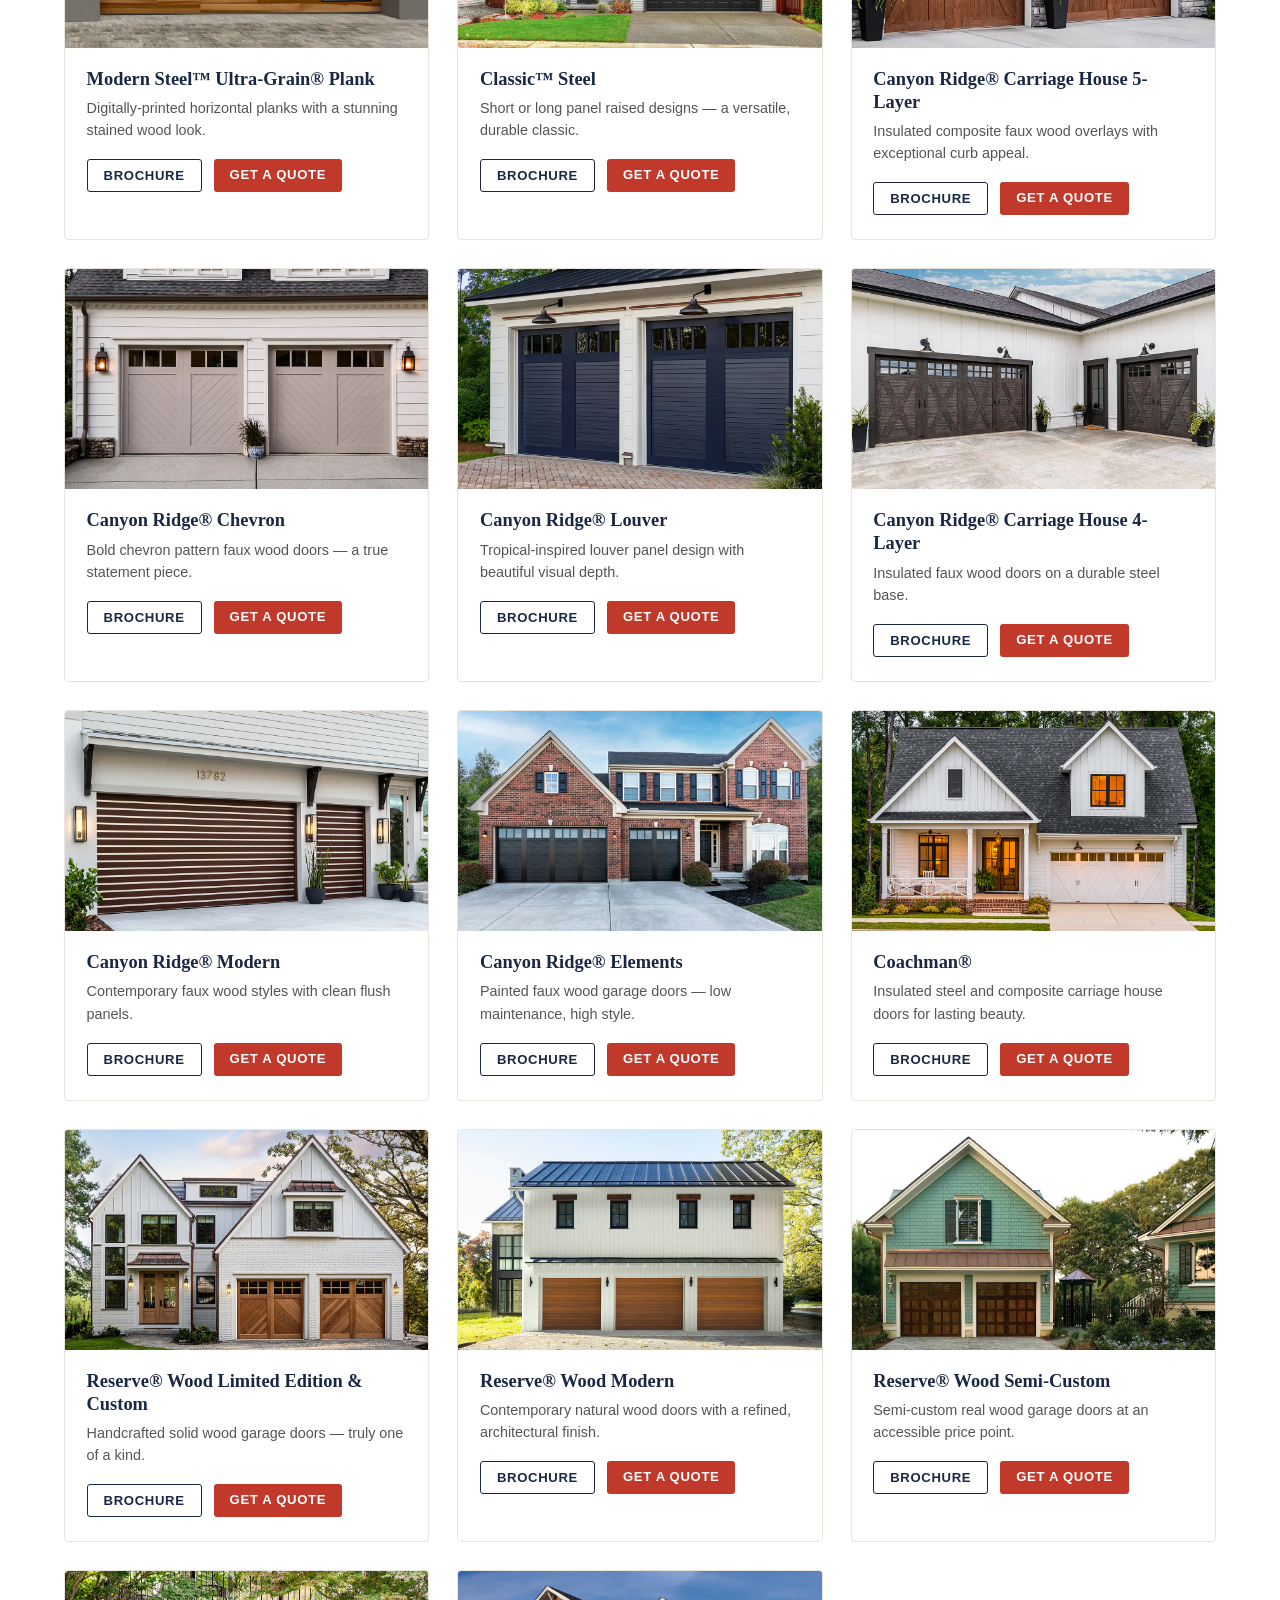
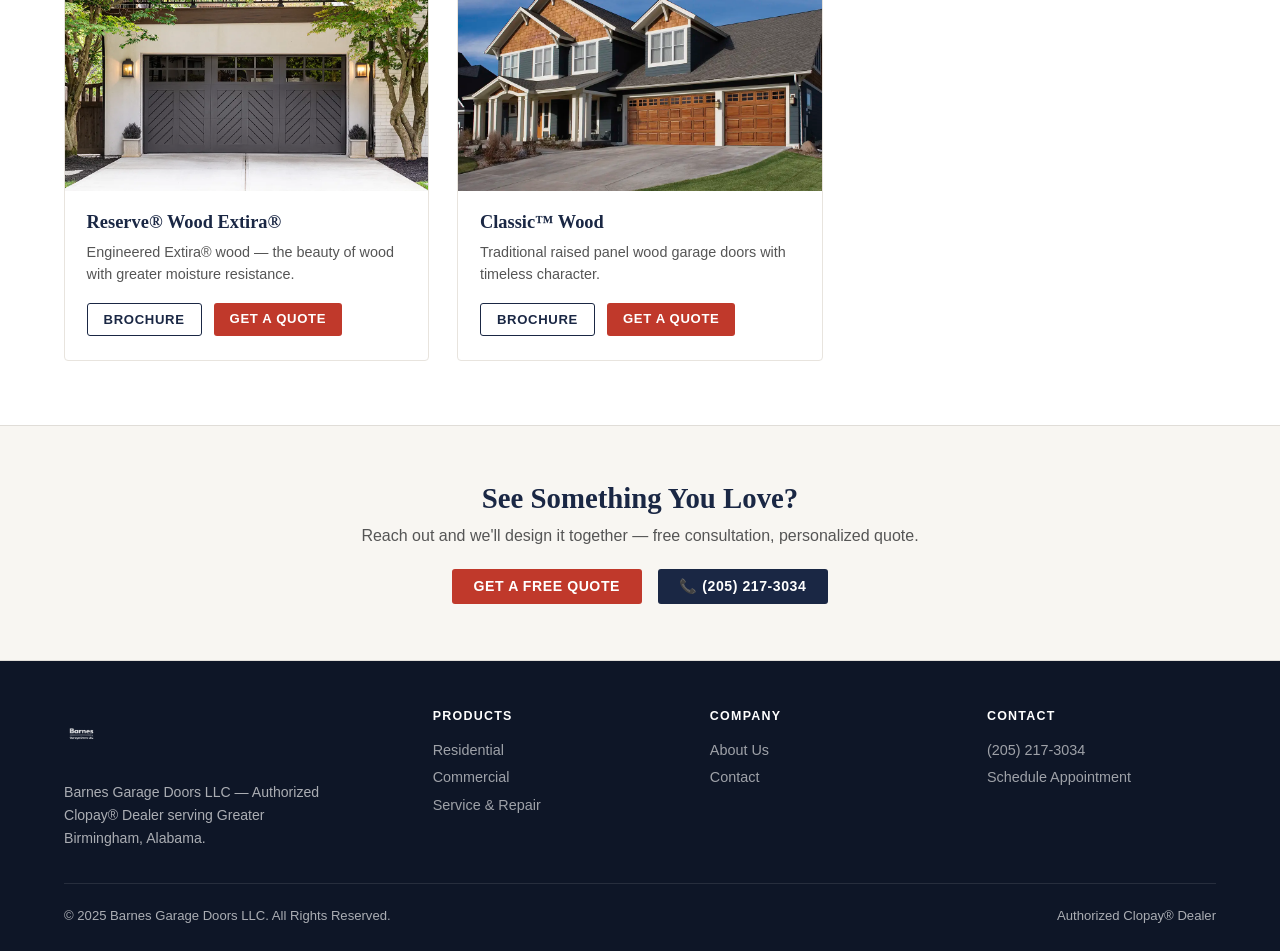
<file: residential.html>
<!DOCTYPE html>
<html lang="en">
<head>
  <meta charset="UTF-8"/>
  <meta name="viewport" content="width=device-width, initial-scale=1.0"/>
  <title>Residential Garage Doors | Barnes Garage Doors LLC</title>
  <link rel="preconnect" href="https://nam10.safelinks.protection.outlook.com/?url=https%3A%2F%2Ffonts.googleapis.com%2F&data=05%7C02%7Ctannerbarnes%40thompsontractor.com%7C83d8737d71084470e83d08de9653ca49%7C02b136010568417f9ecab20f5d0225c4%7C0%7C0%7C639113484317129819%7CUnknown%7CTWFpbGZsb3d8eyJFbXB0eU1hcGkiOnRydWUsIlYiOiIwLjAuMDAwMCIsIlAiOiJXaW4zMiIsIkFOIjoiTWFpbCIsIldUIjoyfQ%3D%3D%7C0%7C%7C%7C&sdata=b0hBCIESrha4wk6BfavH0ZLWzLxSLqoYwfiqDU84NsU%3D&reserved=0">
  <link href="https://nam10.safelinks.protection.outlook.com/?url=https%3A%2F%2Ffonts.googleapis.com%2Fcss2%3Ffamily%3DPlayfair%2BDisplay%3Awght%40600%3B700%26family%3DSource%2BSans%2B3%3Awght%40300%3B400%3B600%3B700%26display%3Dswap&data=05%7C02%7Ctannerbarnes%40thompsontractor.com%7C83d8737d71084470e83d08de9653ca49%7C02b136010568417f9ecab20f5d0225c4%7C0%7C0%7C639113484317170063%7CUnknown%7CTWFpbGZsb3d8eyJFbXB0eU1hcGkiOnRydWUsIlYiOiIwLjAuMDAwMCIsIlAiOiJXaW4zMiIsIkFOIjoiTWFpbCIsIldUIjoyfQ%3D%3D%7C0%7C%7C%7C&sdata=ad%2BvrBFv93DcfsbLHoG6qLgDjwD735E%2BuLCXycedNzk%3D&reserved=0" rel="stylesheet">
  <style>
    *, *::before, *::after { box-sizing: border-box; margin: 0; padding: 0; }
    :root {
      --navy: #1a2744; --navy-light: #243359; --gold: #b8975a; --gold-light: #d4b07a;
      --red: #c0392b; --red-hover: #a93226; --white: #ffffff; --offwhite: #f8f6f2;
      --gray-light: #efefef; --text: #2c2c2c; --text-light: #555;
    }
    body { font-family: 'Source Sans 3', sans-serif; color: var(--text); background: var(--white); }
    .announce-bar { background: var(--navy); color: var(--gold-light); font-size: 0.82rem; font-weight: 600; letter-spacing: 0.06em; text-align: center; padding: 0.55rem 1rem; text-transform: uppercase; }
    .announce-bar a { color: inherit; }
    .top-nav { background: var(--white); border-bottom: 1px solid #e0ddd8; padding: 0 2.5rem; display: flex; align-items: center; justify-content: space-between; height: 80px; position: sticky; top: 0; z-index: 1000; box-shadow: 0 2px 12px rgba(0,0,0,0.07); }
    .top-nav .logo img { height: 58px; width: auto; display: block; }
    .top-nav .main-links { display: flex; align-items: center; gap: 0.1rem; list-style: none; }
    .top-nav .main-links > li > a { display: block; padding: 0.6rem 1rem; color: var(--navy); text-decoration: none; font-size: 0.92rem; font-weight: 600; letter-spacing: 0.03em; text-transform: uppercase; transition: color 0.2s; }
    .top-nav .main-links > li > a:hover, .top-nav .main-links > li > a.active { color: var(--gold); }
    .top-nav .nav-actions { display: flex; align-items: center; gap: 1rem; }
    .btn-primary { background: var(--red); color: var(--white); padding: 0.6rem 1.35rem; border-radius: 3px; text-decoration: none; font-size: 0.88rem; font-weight: 700; letter-spacing: 0.04em; text-transform: uppercase; transition: background 0.2s; border: none; cursor: pointer; }
    .btn-primary:hover { background: var(--red-hover); }
    .phone-nav { color: var(--navy); font-size: 0.95rem; font-weight: 700; text-decoration: none; }
    .phone-nav:hover { color: var(--gold); }
    .hamburger { display: none; background: none; border: none; cursor: pointer; padding: 0.4rem; }
    .hamburger span { display: block; width: 24px; height: 2px; background: var(--navy); margin: 5px 0; }
    /* PAGE HERO */
    .page-hero { background: var(--navy); padding: 4rem 5%; position: relative; overflow: hidden; }
    .page-hero::after { content: ''; position: absolute; bottom: -1px; left: 0; right: 0; height: 60px; background: var(--white); clip-path: ellipse(55% 100% at 50% 100%); }
    .page-hero-inner { max-width: 700px; position: relative; z-index: 1; }
    .section-label { font-size: 0.78rem; font-weight: 700; letter-spacing: 0.14em; text-transform: uppercase; color: var(--gold-light); margin-bottom: 0.6rem; }
    .page-hero h1 { font-family: 'Playfair Display', serif; font-size: clamp(2rem, 4vw, 2.8rem); color: var(--white); line-height: 1.15; margin-bottom: 1rem; }
    .page-hero p { color: rgba(255,255,255,0.78); font-size: 1.05rem; line-height: 1.65; }
    /* PRODUCTS */
    .products-section { padding: 4rem 5%; background: var(--white); }
    .products-header { display: flex; align-items: flex-end; justify-content: space-between; flex-wrap: wrap; gap: 1rem; margin-bottom: 2.5rem; }
    .products-header h2 { font-family: 'Playfair Display', serif; font-size: 1.8rem; color: var(--navy); }
    .product-count { color: var(--text-light); font-size: 0.9rem; }
    .product-grid { display: grid; grid-template-columns: repeat(auto-fill, minmax(280px, 1fr)); gap: 1.75rem; }
    .product-card { background: var(--white); border: 1px solid #e8e4de; border-radius: 4px; overflow: hidden; transition: box-shadow 0.25s, transform 0.25s; }
    .product-card:hover { box-shadow: 0 8px 32px rgba(0,0,0,0.12); transform: translateY(-3px); }
    .product-card-img { position: relative; overflow: hidden; height: 220px; background: var(--gray-light); }
    .product-card-img img { width: 100%; height: 100%; object-fit: cover; transition: transform 0.4s ease; }
    .product-card:hover .product-card-img img { transform: scale(1.04); }
    .product-card-body { padding: 1.25rem 1.35rem 1.5rem; }
    .product-card-body h3 { font-family: 'Playfair Display', serif; font-size: 1.15rem; color: var(--navy); margin-bottom: 0.4rem; line-height: 1.25; }
    .product-card-body p { color: var(--text-light); font-size: 0.9rem; line-height: 1.55; margin-bottom: 1.1rem; }
    .product-card-actions { display: flex; gap: 0.75rem; }
    .btn-brochure { border: 1.5px solid var(--navy); color: var(--navy); padding: 0.5rem 1rem; border-radius: 3px; text-decoration: none; font-size: 0.82rem; font-weight: 700; letter-spacing: 0.05em; text-transform: uppercase; transition: all 0.2s; cursor: pointer; background: none; }
    .btn-brochure:hover { background: var(--navy); color: var(--white); }
    .btn-quote { background: var(--red); color: var(--white); padding: 0.5rem 1rem; border-radius: 3px; text-decoration: none; font-size: 0.82rem; font-weight: 700; letter-spacing: 0.05em; text-transform: uppercase; transition: background 0.2s; border: none; cursor: pointer; }
    .btn-quote:hover { background: var(--red-hover); }
    /* CTA STRIP */
    .cta-strip { background: var(--offwhite); border-top: 1px solid #e0ddd8; border-bottom: 1px solid #e0ddd8; padding: 3.5rem 5%; text-align: center; }
    .cta-strip h2 { font-family: 'Playfair Display', serif; font-size: 1.8rem; color: var(--navy); margin-bottom: 0.75rem; }
    .cta-strip p { color: var(--text-light); font-size: 1rem; margin-bottom: 1.5rem; }
    .cta-strip-btns { display: flex; justify-content: center; gap: 1rem; flex-wrap: wrap; }
    footer { background: #0e1627; color: rgba(255,255,255,0.65); padding: 3rem 5% 1.75rem; }
    .footer-grid { display: grid; grid-template-columns: 1.4fr repeat(3, 1fr); gap: 3rem; padding-bottom: 2rem; border-bottom: 1px solid rgba(255,255,255,0.1); }
    .footer-brand img { height: 52px; margin-bottom: 1rem; filter: brightness(0) invert(1); opacity: 0.85; }
    .footer-brand p { font-size: 0.88rem; line-height: 1.65; max-width: 280px; }
    .footer-col h4 { color: var(--white); font-size: 0.78rem; font-weight: 700; letter-spacing: 0.1em; text-transform: uppercase; margin-bottom: 1.1rem; }
    .footer-col ul { list-style: none; display: flex; flex-direction: column; gap: 0.6rem; }
    .footer-col ul li a { color: rgba(255,255,255,0.6); text-decoration: none; font-size: 0.9rem; transition: color 0.2s; }
    .footer-col ul li a:hover { color: var(--gold-light); }
    .footer-bottom { padding-top: 1.5rem; display: flex; justify-content: space-between; flex-wrap: wrap; gap: 1rem; font-size: 0.82rem; }
    @media (max-width: 900px) {
      .top-nav { padding: 0 1.25rem; }
      .top-nav .main-links { display: none; }
      .hamburger { display: block; }
      .footer-grid { grid-template-columns: 1fr 1fr; }
    }
    @media (max-width: 560px) { .footer-grid { grid-template-columns: 1fr; } }
  </style>
</head>
<body>

<div class="announce-bar">Authorized Clopay® Dealer &nbsp;|&nbsp; Greater Birmingham, AL &nbsp;|&nbsp; <a href="tel:+12052173034">(205) 217-3034</a></div>

<nav class="top-nav">
  <a href="index.html" class="logo"><img src="images/logo.png" alt="Barnes Garage Doors LLC"></a>
  <ul class="main-links">
    <li><a href="index.html">Home</a></li>
    <li><a href="residential.html" class="active">Residential</a></li>
    <li><a href="commercial.html">Commercial</a></li>
    <li><a href="service.html">Service &amp; Repairs</a></li>
    <li><a href="about.html">About Us</a></li>
    <li><a href="contact.html">Contact Us</a></li>
  </ul>
  <div class="nav-actions">
    <a href="tel:+12052173034" class="phone-nav">📞 (205) 217-3034</a>
    <a href="contact.html" class="btn-primary">Get a Quote</a>
    <button class="hamburger" aria-label="Menu"><span></span><span></span><span></span></button>
  </div>
</nav>

<div class="page-hero">
  <div class="page-hero-inner">
    <p class="section-label">Clopay® Residential Collection</p>
    <h1>Doors That Define Your Home's First Impression</h1>
    <p>Explore our full lineup of Clopay® residential garage doors — from contemporary glass and steel to handcrafted wood. See something you love? Let's design it together.</p>
  </div>
</div>

<section class="products-section">
  <div class="products-header">
    <h2>Residential Door Collections</h2>
    <span class="product-count">19 Collections Available</span>
  </div>
  <div class="product-grid">

    <div class="product-card">
      <div class="product-card-img"><img src="images/collections/avante.webp" alt="Avante®"></div>
      <div class="product-card-body">
        <h3>Avante®</h3>
        <p>Sleek aluminum frame and glass doors with a contemporary look.</p>
        <div class="product-card-actions">
          <button class="btn-brochure" onclick="window.open('https://nam10.safelinks.protection.outlook.com/?url=https%3A%2F%2Fliterature.clopay.com%2Fpdf_files%2FRSDR-AVANTEBR-24.pdf%27%2C%27_blank&data=05%7C02%7Ctannerbarnes%40thompsontractor.com%7C83d8737d71084470e83d08de9653ca49%7C02b136010568417f9ecab20f5d0225c4%7C0%7C0%7C639113484317201614%7CUnknown%7CTWFpbGZsb3d8eyJFbXB0eU1hcGkiOnRydWUsIlYiOiIwLjAuMDAwMCIsIlAiOiJXaW4zMiIsIkFOIjoiTWFpbCIsIldUIjoyfQ%3D%3D%7C0%7C%7C%7C&sdata=NsErDvctzSYKZGH%2BBVlQ6ilijHAV4WKrofe72sAo4V4%3D&reserved=0')">Brochure</button>
          <a href="contact.html" class="btn-quote">Get a Quote</a>
        </div>
      </div>
    </div>

    <div class="product-card">
      <div class="product-card-img"><img src="images/collections/vertistack-avante.webp" alt="VertiStack® Avante®"></div>
      <div class="product-card-body">
        <h3>VertiStack® Avante®</h3>
        <p>Trackless stacking glass garage doors — no overhead tracks needed.</p>
        <div class="product-card-actions">
          <button class="btn-brochure" onclick="window.open('https://nam10.safelinks.protection.outlook.com/?url=https%3A%2F%2Fliterature.clopay.com%2Fpdf_files%2FRSDR-AVANTEBR-24.pdf%27%2C%27_blank&data=05%7C02%7Ctannerbarnes%40thompsontractor.com%7C83d8737d71084470e83d08de9653ca49%7C02b136010568417f9ecab20f5d0225c4%7C0%7C0%7C639113484317230999%7CUnknown%7CTWFpbGZsb3d8eyJFbXB0eU1hcGkiOnRydWUsIlYiOiIwLjAuMDAwMCIsIlAiOiJXaW4zMiIsIkFOIjoiTWFpbCIsIldUIjoyfQ%3D%3D%7C0%7C%7C%7C&sdata=NwhuLGjhwNGsOsR98rHWDVgKZSkihztQz3J8X06jKg0%3D&reserved=0')">Brochure</button>
          <a href="contact.html" class="btn-quote">Get a Quote</a>
        </div>
      </div>
    </div>

    <div class="product-card">
      <div class="product-card-img"><img src="images/collections/avante-sleek.webp" alt="Avante® Sleek"></div>
      <div class="product-card-body">
        <h3>Avante® Sleek</h3>
        <p>Frameless contemporary glass design for a seamless modern aesthetic.</p>
        <div class="product-card-actions">
          <button class="btn-brochure" onclick="window.open('https://nam10.safelinks.protection.outlook.com/?url=https%3A%2F%2Fliterature.clopay.com%2Fpdf_files%2FRSDR-AVANTEBR-24.pdf%27%2C%27_blank&data=05%7C02%7Ctannerbarnes%40thompsontractor.com%7C83d8737d71084470e83d08de9653ca49%7C02b136010568417f9ecab20f5d0225c4%7C0%7C0%7C639113484317259694%7CUnknown%7CTWFpbGZsb3d8eyJFbXB0eU1hcGkiOnRydWUsIlYiOiIwLjAuMDAwMCIsIlAiOiJXaW4zMiIsIkFOIjoiTWFpbCIsIldUIjoyfQ%3D%3D%7C0%7C%7C%7C&sdata=PKeGo3Ol8zfvyiATXMnqMDLbZcszJqzHmi8DBQXeZzU%3D&reserved=0')">Brochure</button>
          <a href="contact.html" class="btn-quote">Get a Quote</a>
        </div>
      </div>
    </div>

    <div class="product-card">
      <div class="product-card-img"><img src="images/collections/gallery-steel.webp" alt="Gallery® Steel"></div>
      <div class="product-card-body">
        <h3>Gallery® Steel</h3>
        <p>Grooved panel steel doors with classic carriage house appeal.</p>
        <div class="product-card-actions">
          <button class="btn-brochure" onclick="window.open('https://nam10.safelinks.protection.outlook.com/?url=https%3A%2F%2Fliterature.clopay.com%2Fpdf_files%2FRSDR-GALLERY3LAYERSS-10.pdf%27%2C%27_blank&data=05%7C02%7Ctannerbarnes%40thompsontractor.com%7C83d8737d71084470e83d08de9653ca49%7C02b136010568417f9ecab20f5d0225c4%7C0%7C0%7C639113484317282605%7CUnknown%7CTWFpbGZsb3d8eyJFbXB0eU1hcGkiOnRydWUsIlYiOiIwLjAuMDAwMCIsIlAiOiJXaW4zMiIsIkFOIjoiTWFpbCIsIldUIjoyfQ%3D%3D%7C0%7C%7C%7C&sdata=cSBNwOtlweXmVK8p0gEvLggjKxF7xyAPA5GIPfKKfcw%3D&reserved=0')">Brochure</button>
          <a href="contact.html" class="btn-quote">Get a Quote</a>
        </div>
      </div>
    </div>

    <div class="product-card">
      <div class="product-card-img"><img src="images/collections/bridgeport.webp" alt="Bridgeport™ Steel"></div>
      <div class="product-card-body">
        <h3>Bridgeport™ Steel</h3>
        <p>Timeless shaker-style steel garage doors in a modern finish.</p>
        <div class="product-card-actions">
          <button class="btn-brochure" onclick="window.open('https://nam10.safelinks.protection.outlook.com/?url=https%3A%2F%2Fliterature.clopay.com%2Fpdf_files%2FRSDR-BRIDGEPORT3LAYERSS-20.pdf%27%2C%27_blank&data=05%7C02%7Ctannerbarnes%40thompsontractor.com%7C83d8737d71084470e83d08de9653ca49%7C02b136010568417f9ecab20f5d0225c4%7C0%7C0%7C639113484317302447%7CUnknown%7CTWFpbGZsb3d8eyJFbXB0eU1hcGkiOnRydWUsIlYiOiIwLjAuMDAwMCIsIlAiOiJXaW4zMiIsIkFOIjoiTWFpbCIsIldUIjoyfQ%3D%3D%7C0%7C%7C%7C&sdata=42NkTgGhrhJkfmOOn4VAnt56rxaVYfebZVMHPMTY7Gs%3D&reserved=0')">Brochure</button>
          <a href="contact.html" class="btn-quote">Get a Quote</a>
        </div>
      </div>
    </div>

    <div class="product-card">
      <div class="product-card-img"><img src="images/collections/modern-steel.webp" alt="Modern Steel™"></div>
      <div class="product-card-body">
        <h3>Modern Steel™</h3>
        <p>Clean flush-panel steel doors in a range of contemporary finishes.</p>
        <div class="product-card-actions">
          <button class="btn-brochure" onclick="window.open('https://nam10.safelinks.protection.outlook.com/?url=https%3A%2F%2Fliterature.clopay.com%2Fpdf_files%2FRSDR-MODERNSTEELSS-15.pdf%27%2C%27_blank&data=05%7C02%7Ctannerbarnes%40thompsontractor.com%7C83d8737d71084470e83d08de9653ca49%7C02b136010568417f9ecab20f5d0225c4%7C0%7C0%7C639113484317324152%7CUnknown%7CTWFpbGZsb3d8eyJFbXB0eU1hcGkiOnRydWUsIlYiOiIwLjAuMDAwMCIsIlAiOiJXaW4zMiIsIkFOIjoiTWFpbCIsIldUIjoyfQ%3D%3D%7C0%7C%7C%7C&sdata=CNE0QqAS8D0EjT3Godt6TUjRanhvbl0oiU8HUhU0pSs%3D&reserved=0')">Brochure</button>
          <a href="contact.html" class="btn-quote">Get a Quote</a>
        </div>
      </div>
    </div>

    <div class="product-card">
      <div class="product-card-img"><img src="images/collections/modern-steel-plank.webp" alt="Modern Steel™ Ultra-Grain® Plank"></div>
      <div class="product-card-body">
        <h3>Modern Steel™ Ultra-Grain® Plank</h3>
        <p>Digitally-printed horizontal planks with a stunning stained wood look.</p>
        <div class="product-card-actions">
          <button class="btn-brochure" onclick="window.open('https://nam10.safelinks.protection.outlook.com/?url=https%3A%2F%2Fliterature.clopay.com%2Fpdf_files%2FRSDR-MODERNSTEELSS-15.pdf%27%2C%27_blank&data=05%7C02%7Ctannerbarnes%40thompsontractor.com%7C83d8737d71084470e83d08de9653ca49%7C02b136010568417f9ecab20f5d0225c4%7C0%7C0%7C639113484317342626%7CUnknown%7CTWFpbGZsb3d8eyJFbXB0eU1hcGkiOnRydWUsIlYiOiIwLjAuMDAwMCIsIlAiOiJXaW4zMiIsIkFOIjoiTWFpbCIsIldUIjoyfQ%3D%3D%7C0%7C%7C%7C&sdata=kz9FnlqisluQbncGZeA56P6nBKrcD%2FKQFGvW64atXTs%3D&reserved=0')">Brochure</button>
          <a href="contact.html" class="btn-quote">Get a Quote</a>
        </div>
      </div>
    </div>

    <div class="product-card">
      <div class="product-card-img"><img src="images/collections/classic-steel.webp" alt="Classic™ Steel"></div>
      <div class="product-card-body">
        <h3>Classic™ Steel</h3>
        <p>Short or long panel raised designs — a versatile, durable classic.</p>
        <div class="product-card-actions">
          <button class="btn-brochure" onclick="window.open('https://nam10.safelinks.protection.outlook.com/?url=https%3A%2F%2Fliterature.clopay.com%2Fpdf_files%2FRSDR-MODERNSTEELSS-15.pdf%27%2C%27_blank&data=05%7C02%7Ctannerbarnes%40thompsontractor.com%7C83d8737d71084470e83d08de9653ca49%7C02b136010568417f9ecab20f5d0225c4%7C0%7C0%7C639113484317361094%7CUnknown%7CTWFpbGZsb3d8eyJFbXB0eU1hcGkiOnRydWUsIlYiOiIwLjAuMDAwMCIsIlAiOiJXaW4zMiIsIkFOIjoiTWFpbCIsIldUIjoyfQ%3D%3D%7C0%7C%7C%7C&sdata=scv9ogOEf5I6xHrA3zFPRBmyyRpJxj8KIBRXKd26vOo%3D&reserved=0')">Brochure</button>
          <a href="contact.html" class="btn-quote">Get a Quote</a>
        </div>
      </div>
    </div>

    <div class="product-card">
      <div class="product-card-img"><img src="images/collections/canyon-ridge-carriage-house-5-layer.webp" alt="Canyon Ridge® Carriage House 5-Layer"></div>
      <div class="product-card-body">
        <h3>Canyon Ridge® Carriage House 5-Layer</h3>
        <p>Insulated composite faux wood overlays with exceptional curb appeal.</p>
        <div class="product-card-actions">
          <button class="btn-brochure" onclick="window.open('https://nam10.safelinks.protection.outlook.com/?url=https%3A%2F%2Fliterature.clopay.com%2Fpdf_files%2FRSDR-CANYONRIDGEBR-20.pdf%27%2C%27_blank&data=05%7C02%7Ctannerbarnes%40thompsontractor.com%7C83d8737d71084470e83d08de9653ca49%7C02b136010568417f9ecab20f5d0225c4%7C0%7C0%7C639113484317381135%7CUnknown%7CTWFpbGZsb3d8eyJFbXB0eU1hcGkiOnRydWUsIlYiOiIwLjAuMDAwMCIsIlAiOiJXaW4zMiIsIkFOIjoiTWFpbCIsIldUIjoyfQ%3D%3D%7C0%7C%7C%7C&sdata=isWG1A8HElk%2BNQI%2FMgAoZHaF9E5IUgsF8nLrZY4YEK8%3D&reserved=0')">Brochure</button>
          <a href="contact.html" class="btn-quote">Get a Quote</a>
        </div>
      </div>
    </div>

    <div class="product-card">
      <div class="product-card-img"><img src="images/collections/canyon-ridge-chevron.webp" alt="Canyon Ridge® Chevron"></div>
      <div class="product-card-body">
        <h3>Canyon Ridge® Chevron</h3>
        <p>Bold chevron pattern faux wood doors — a true statement piece.</p>
        <div class="product-card-actions">
          <button class="btn-brochure" onclick="window.open('https://nam10.safelinks.protection.outlook.com/?url=https%3A%2F%2Fliterature.clopay.com%2Fpdf_files%2FRSDR-CANYONRIDGEBR-20.pdf%27%2C%27_blank&data=05%7C02%7Ctannerbarnes%40thompsontractor.com%7C83d8737d71084470e83d08de9653ca49%7C02b136010568417f9ecab20f5d0225c4%7C0%7C0%7C639113484317402767%7CUnknown%7CTWFpbGZsb3d8eyJFbXB0eU1hcGkiOnRydWUsIlYiOiIwLjAuMDAwMCIsIlAiOiJXaW4zMiIsIkFOIjoiTWFpbCIsIldUIjoyfQ%3D%3D%7C0%7C%7C%7C&sdata=TmxXQTx4UifkGH7FcfCIuiUv3XNb%2Bg2i8WYRGKscQXc%3D&reserved=0')">Brochure</button>
          <a href="contact.html" class="btn-quote">Get a Quote</a>
        </div>
      </div>
    </div>

    <div class="product-card">
      <div class="product-card-img"><img src="images/collections/canyon-ridge-louver.webp" alt="Canyon Ridge® Louver"></div>
      <div class="product-card-body">
        <h3>Canyon Ridge® Louver</h3>
        <p>Tropical-inspired louver panel design with beautiful visual depth.</p>
        <div class="product-card-actions">
          <button class="btn-brochure" onclick="window.open('https://nam10.safelinks.protection.outlook.com/?url=https%3A%2F%2Fliterature.clopay.com%2Fpdf_files%2FRSDR-CANYONRIDGEBR-20.pdf%27%2C%27_blank&data=05%7C02%7Ctannerbarnes%40thompsontractor.com%7C83d8737d71084470e83d08de9653ca49%7C02b136010568417f9ecab20f5d0225c4%7C0%7C0%7C639113484317427809%7CUnknown%7CTWFpbGZsb3d8eyJFbXB0eU1hcGkiOnRydWUsIlYiOiIwLjAuMDAwMCIsIlAiOiJXaW4zMiIsIkFOIjoiTWFpbCIsIldUIjoyfQ%3D%3D%7C0%7C%7C%7C&sdata=wmATZOCJJChLZuMrp0MgK%2FkDD5nKyrz9wdeZDfSg3Rg%3D&reserved=0')">Brochure</button>
          <a href="contact.html" class="btn-quote">Get a Quote</a>
        </div>
      </div>
    </div>

    <div class="product-card">
      <div class="product-card-img"><img src="images/collections/canyon-ridge-carriage-house-4-layer.webp" alt="Canyon Ridge® Carriage House 4-Layer"></div>
      <div class="product-card-body">
        <h3>Canyon Ridge® Carriage House 4-Layer</h3>
        <p>Insulated faux wood doors on a durable steel base.</p>
        <div class="product-card-actions">
          <button class="btn-brochure" onclick="window.open('https://nam10.safelinks.protection.outlook.com/?url=https%3A%2F%2Fliterature.clopay.com%2Fpdf_files%2FRSDR-CANYONRIDGEBR-20.pdf%27%2C%27_blank&data=05%7C02%7Ctannerbarnes%40thompsontractor.com%7C83d8737d71084470e83d08de9653ca49%7C02b136010568417f9ecab20f5d0225c4%7C0%7C0%7C639113484317453151%7CUnknown%7CTWFpbGZsb3d8eyJFbXB0eU1hcGkiOnRydWUsIlYiOiIwLjAuMDAwMCIsIlAiOiJXaW4zMiIsIkFOIjoiTWFpbCIsIldUIjoyfQ%3D%3D%7C0%7C%7C%7C&sdata=yUHmasZu%2BQXhT139v6eRH9t0D7mEtKtVnezq%2BycQ4Ls%3D&reserved=0')">Brochure</button>
          <a href="contact.html" class="btn-quote">Get a Quote</a>
        </div>
      </div>
    </div>

    <div class="product-card">
      <div class="product-card-img"><img src="images/collections/canyon-ridge-modern.webp" alt="Canyon Ridge® Modern"></div>
      <div class="product-card-body">
        <h3>Canyon Ridge® Modern</h3>
        <p>Contemporary faux wood styles with clean flush panels.</p>
        <div class="product-card-actions">
          <button class="btn-brochure" onclick="window.open('https://nam10.safelinks.protection.outlook.com/?url=https%3A%2F%2Fliterature.clopay.com%2Fpdf_files%2FRSDR-CANYONRIDGEBR-20.pdf%27%2C%27_blank&data=05%7C02%7Ctannerbarnes%40thompsontractor.com%7C83d8737d71084470e83d08de9653ca49%7C02b136010568417f9ecab20f5d0225c4%7C0%7C0%7C639113484317477331%7CUnknown%7CTWFpbGZsb3d8eyJFbXB0eU1hcGkiOnRydWUsIlYiOiIwLjAuMDAwMCIsIlAiOiJXaW4zMiIsIkFOIjoiTWFpbCIsIldUIjoyfQ%3D%3D%7C0%7C%7C%7C&sdata=lru090NfQxmKhsk6tE8c%2F0NaX6yPNHVkst5n%2FkRdZJk%3D&reserved=0')">Brochure</button>
          <a href="contact.html" class="btn-quote">Get a Quote</a>
        </div>
      </div>
    </div>

    <div class="product-card">
      <div class="product-card-img"><img src="images/collections/canyon-ridge-elements.webp" alt="Canyon Ridge® Elements"></div>
      <div class="product-card-body">
        <h3>Canyon Ridge® Elements</h3>
        <p>Painted faux wood garage doors — low maintenance, high style.</p>
        <div class="product-card-actions">
          <button class="btn-brochure" onclick="window.open('https://nam10.safelinks.protection.outlook.com/?url=https%3A%2F%2Fliterature.clopay.com%2Fpdf_files%2FRSDR-CANYONRIDGEBR-20.pdf%27%2C%27_blank&data=05%7C02%7Ctannerbarnes%40thompsontractor.com%7C83d8737d71084470e83d08de9653ca49%7C02b136010568417f9ecab20f5d0225c4%7C0%7C0%7C639113484317501279%7CUnknown%7CTWFpbGZsb3d8eyJFbXB0eU1hcGkiOnRydWUsIlYiOiIwLjAuMDAwMCIsIlAiOiJXaW4zMiIsIkFOIjoiTWFpbCIsIldUIjoyfQ%3D%3D%7C0%7C%7C%7C&sdata=eKQBmKSiCG4HzB3PKHo1PNl6ynBRxSdId15t0R%2BtscM%3D&reserved=0')">Brochure</button>
          <a href="contact.html" class="btn-quote">Get a Quote</a>
        </div>
      </div>
    </div>

    <div class="product-card">
      <div class="product-card-img"><img src="images/collections/coachman.webp" alt="Coachman®"></div>
      <div class="product-card-body">
        <h3>Coachman®</h3>
        <p>Insulated steel and composite carriage house doors for lasting beauty.</p>
        <div class="product-card-actions">
          <button class="btn-brochure" onclick="window.open('https://nam10.safelinks.protection.outlook.com/?url=https%3A%2F%2Fliterature.clopay.com%2Fpdf_files%2FRSDR-COACHSS-12.pdf%27%2C%27_blank&data=05%7C02%7Ctannerbarnes%40thompsontractor.com%7C83d8737d71084470e83d08de9653ca49%7C02b136010568417f9ecab20f5d0225c4%7C0%7C0%7C639113484317519746%7CUnknown%7CTWFpbGZsb3d8eyJFbXB0eU1hcGkiOnRydWUsIlYiOiIwLjAuMDAwMCIsIlAiOiJXaW4zMiIsIkFOIjoiTWFpbCIsIldUIjoyfQ%3D%3D%7C0%7C%7C%7C&sdata=%2BiUsk%2BfZYcFexvAOHnrtI%2F%2Fvtp1Lyw6pOWCu0v1QU9E%3D&reserved=0')">Brochure</button>
          <a href="contact.html" class="btn-quote">Get a Quote</a>
        </div>
      </div>
    </div>

    <div class="product-card">
      <div class="product-card-img"><img src="images/collections/reserve-wood-custom.webp" alt="Reserve® Wood Limited Edition & Custom"></div>
      <div class="product-card-body">
        <h3>Reserve® Wood Limited Edition &amp; Custom</h3>
        <p>Handcrafted solid wood garage doors — truly one of a kind.</p>
        <div class="product-card-actions">
          <button class="btn-brochure" onclick="window.open('https://nam10.safelinks.protection.outlook.com/?url=https%3A%2F%2Fliterature.clopay.com%2Fpdf_files%2FRSDR-WOODIDEA-10.pdf%27%2C%27_blank&data=05%7C02%7Ctannerbarnes%40thompsontractor.com%7C83d8737d71084470e83d08de9653ca49%7C02b136010568417f9ecab20f5d0225c4%7C0%7C0%7C639113484317538033%7CUnknown%7CTWFpbGZsb3d8eyJFbXB0eU1hcGkiOnRydWUsIlYiOiIwLjAuMDAwMCIsIlAiOiJXaW4zMiIsIkFOIjoiTWFpbCIsIldUIjoyfQ%3D%3D%7C0%7C%7C%7C&sdata=GKbC2cXj6alAQaLBeAbI%2F%2F3a0igHSL6DTnfXEwUVYLE%3D&reserved=0')">Brochure</button>
          <a href="contact.html" class="btn-quote">Get a Quote</a>
        </div>
      </div>
    </div>

    <div class="product-card">
      <div class="product-card-img"><img src="images/collections/reserve-wood-modern.webp" alt="Reserve® Wood Modern"></div>
      <div class="product-card-body">
        <h3>Reserve® Wood Modern</h3>
        <p>Contemporary natural wood doors with a refined, architectural finish.</p>
        <div class="product-card-actions">
          <button class="btn-brochure" onclick="window.open('https://nam10.safelinks.protection.outlook.com/?url=https%3A%2F%2Fliterature.clopay.com%2Fpdf_files%2FRSDR-WOODIDEA-10.pdf%27%2C%27_blank&data=05%7C02%7Ctannerbarnes%40thompsontractor.com%7C83d8737d71084470e83d08de9653ca49%7C02b136010568417f9ecab20f5d0225c4%7C0%7C0%7C639113484317556901%7CUnknown%7CTWFpbGZsb3d8eyJFbXB0eU1hcGkiOnRydWUsIlYiOiIwLjAuMDAwMCIsIlAiOiJXaW4zMiIsIkFOIjoiTWFpbCIsIldUIjoyfQ%3D%3D%7C0%7C%7C%7C&sdata=aeo1KXvh688gWcPMP4I7OzHl%2B07dXTmDop9ZzFVrd1g%3D&reserved=0')">Brochure</button>
          <a href="contact.html" class="btn-quote">Get a Quote</a>
        </div>
      </div>
    </div>

    <div class="product-card">
      <div class="product-card-img"><img src="images/collections/reserve-wood-semi-custom.webp" alt="Reserve® Wood Semi-Custom"></div>
      <div class="product-card-body">
        <h3>Reserve® Wood Semi-Custom</h3>
        <p>Semi-custom real wood garage doors at an accessible price point.</p>
        <div class="product-card-actions">
          <button class="btn-brochure" onclick="window.open('https://nam10.safelinks.protection.outlook.com/?url=https%3A%2F%2Fliterature.clopay.com%2Fpdf_files%2FRSDR-WOODIDEA-10.pdf%27%2C%27_blank&data=05%7C02%7Ctannerbarnes%40thompsontractor.com%7C83d8737d71084470e83d08de9653ca49%7C02b136010568417f9ecab20f5d0225c4%7C0%7C0%7C639113484317578686%7CUnknown%7CTWFpbGZsb3d8eyJFbXB0eU1hcGkiOnRydWUsIlYiOiIwLjAuMDAwMCIsIlAiOiJXaW4zMiIsIkFOIjoiTWFpbCIsIldUIjoyfQ%3D%3D%7C0%7C%7C%7C&sdata=kiUutrRcEu6hJF9OEmN16jkWLwq26eGPFhgeeyHCr8M%3D&reserved=0')">Brochure</button>
          <a href="contact.html" class="btn-quote">Get a Quote</a>
        </div>
      </div>
    </div>

    <div class="product-card">
      <div class="product-card-img"><img src="images/collections/reserve-wood-extira.webp" alt="Reserve® Wood Extira®"></div>
      <div class="product-card-body">
        <h3>Reserve® Wood Extira®</h3>
        <p>Engineered Extira® wood — the beauty of wood with greater moisture resistance.</p>
        <div class="product-card-actions">
          <button class="btn-brochure" onclick="window.open('https://nam10.safelinks.protection.outlook.com/?url=https%3A%2F%2Fliterature.clopay.com%2Fpdf_files%2FRSDR-WOODIDEA-10.pdf%27%2C%27_blank&data=05%7C02%7Ctannerbarnes%40thompsontractor.com%7C83d8737d71084470e83d08de9653ca49%7C02b136010568417f9ecab20f5d0225c4%7C0%7C0%7C639113484317598400%7CUnknown%7CTWFpbGZsb3d8eyJFbXB0eU1hcGkiOnRydWUsIlYiOiIwLjAuMDAwMCIsIlAiOiJXaW4zMiIsIkFOIjoiTWFpbCIsIldUIjoyfQ%3D%3D%7C0%7C%7C%7C&sdata=ODUWsQOAtjGWRxOMMPB4ujYTiCzSW1O4hH4JX8px9Kw%3D&reserved=0')">Brochure</button>
          <a href="contact.html" class="btn-quote">Get a Quote</a>
        </div>
      </div>
    </div>

    <div class="product-card">
      <div class="product-card-img"><img src="images/collections/classic-wood.webp" alt="Classic™ Wood"></div>
      <div class="product-card-body">
        <h3>Classic™ Wood</h3>
        <p>Traditional raised panel wood garage doors with timeless character.</p>
        <div class="product-card-actions">
          <button class="btn-brochure" onclick="window.open('https://nam10.safelinks.protection.outlook.com/?url=https%3A%2F%2Fliterature.clopay.com%2Fpdf_files%2FRSDR-WOODIDEA-10.pdf%27%2C%27_blank&data=05%7C02%7Ctannerbarnes%40thompsontractor.com%7C83d8737d71084470e83d08de9653ca49%7C02b136010568417f9ecab20f5d0225c4%7C0%7C0%7C639113484317617750%7CUnknown%7CTWFpbGZsb3d8eyJFbXB0eU1hcGkiOnRydWUsIlYiOiIwLjAuMDAwMCIsIlAiOiJXaW4zMiIsIkFOIjoiTWFpbCIsIldUIjoyfQ%3D%3D%7C0%7C%7C%7C&sdata=f0Ob0ZcjIyg0854tqSvpvh%2B4tCuT4J%2FD%2FBQW%2FZ2yqEk%3D&reserved=0')">Brochure</button>
          <a href="contact.html" class="btn-quote">Get a Quote</a>
        </div>
      </div>
    </div>

  </div>
</section>

<div class="cta-strip">
  <h2>See Something You Love?</h2>
  <p>Reach out and we'll design it together — free consultation, personalized quote.</p>
  <div class="cta-strip-btns">
    <a href="contact.html" class="btn-primary">Get a Free Quote</a>
    <a href="tel:+12052173034" class="btn-primary" style="background:var(--navy);">📞 (205) 217-3034</a>
  </div>
</div>

<footer>
  <div class="footer-grid">
    <div class="footer-brand">
      <img src="images/logo.png" alt="Barnes Garage Doors">
      <p>Barnes Garage Doors LLC — Authorized Clopay® Dealer serving Greater Birmingham, Alabama.</p>
    </div>
    <div class="footer-col"><h4>Products</h4><ul><li><a href="residential.html">Residential</a></li><li><a href="commercial.html">Commercial</a></li><li><a href="service.html">Service &amp; Repair</a></li></ul></div>
    <div class="footer-col"><h4>Company</h4><ul><li><a href="about.html">About Us</a></li><li><a href="contact.html">Contact</a></li></ul></div>
    <div class="footer-col"><h4>Contact</h4><ul><li><a href="tel:+12052173034">(205) 217-3034</a></li><li><a href="contact.html">Schedule Appointment</a></li></ul></div>
  </div>
  <div class="footer-bottom"><span>© 2025 Barnes Garage Doors LLC. All Rights Reserved.</span><span>Authorized Clopay® Dealer</span></div> </footer>

</body>
</html>
</file>
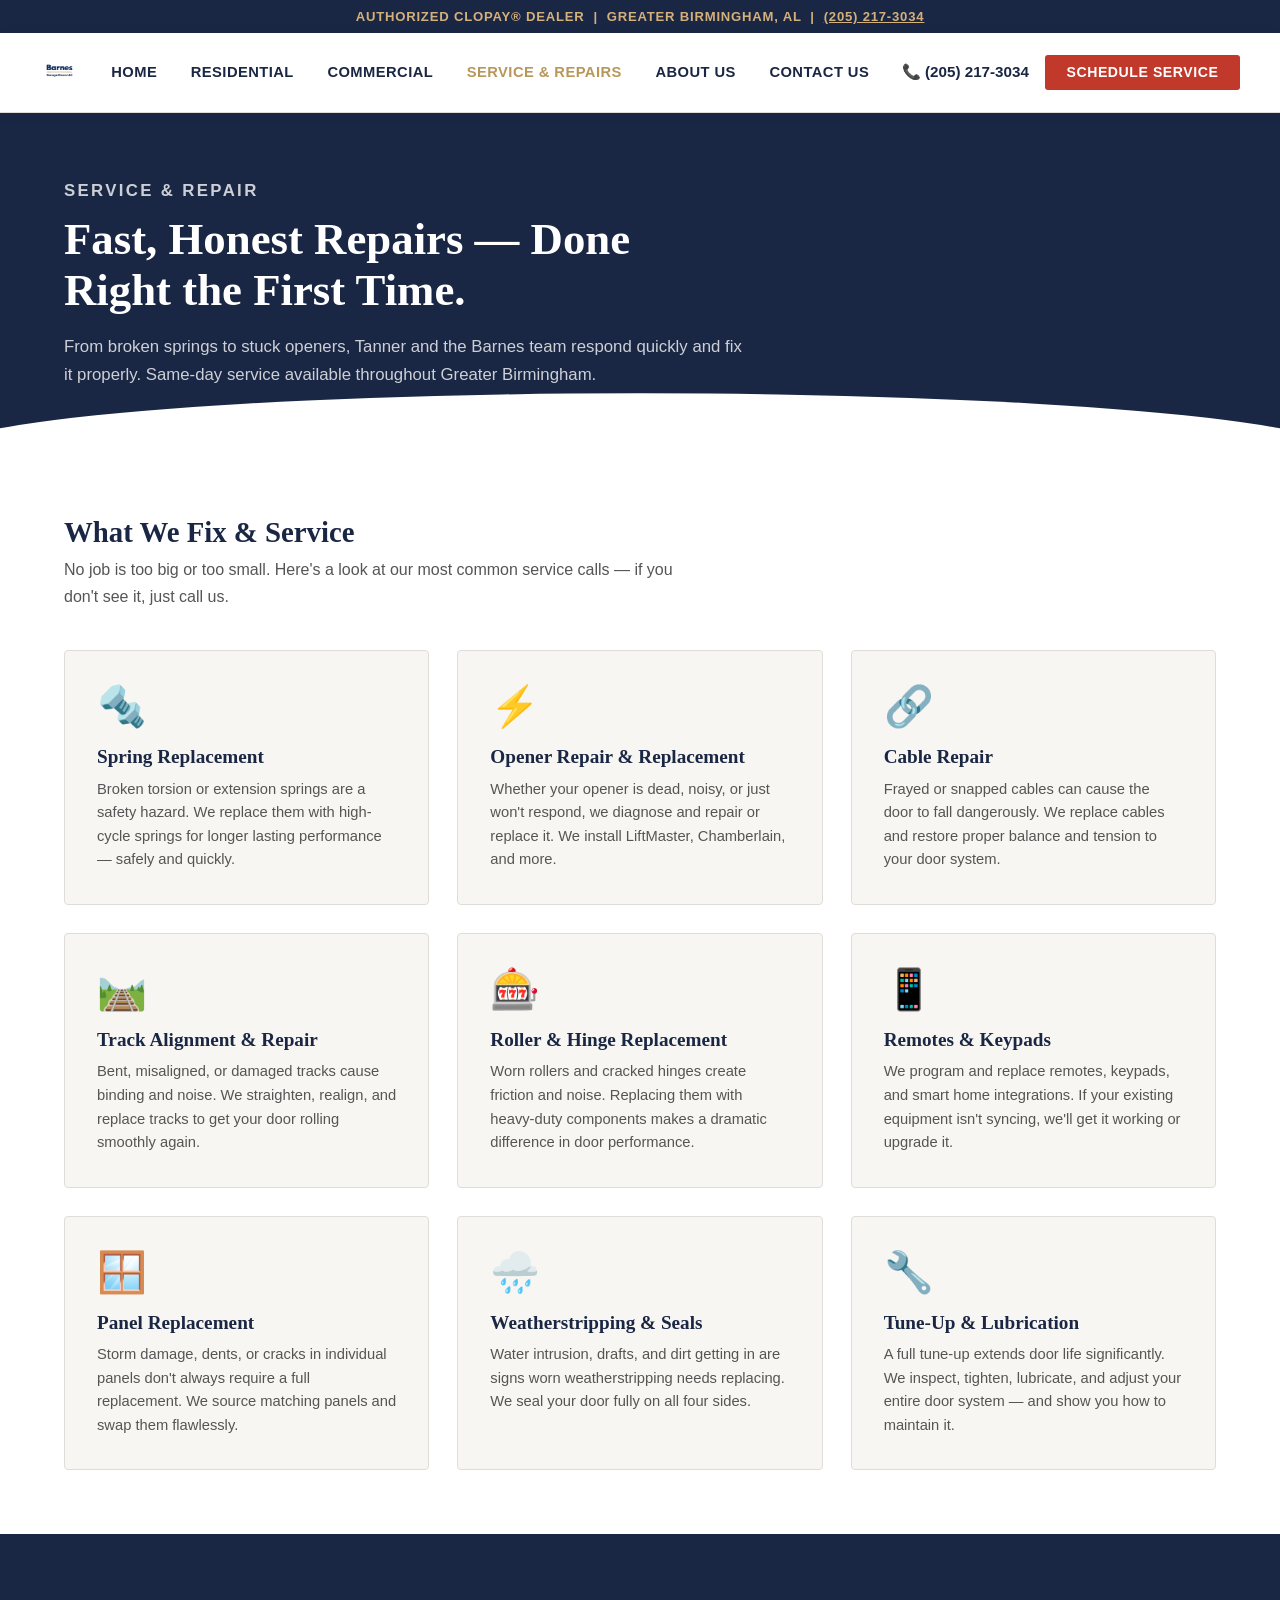
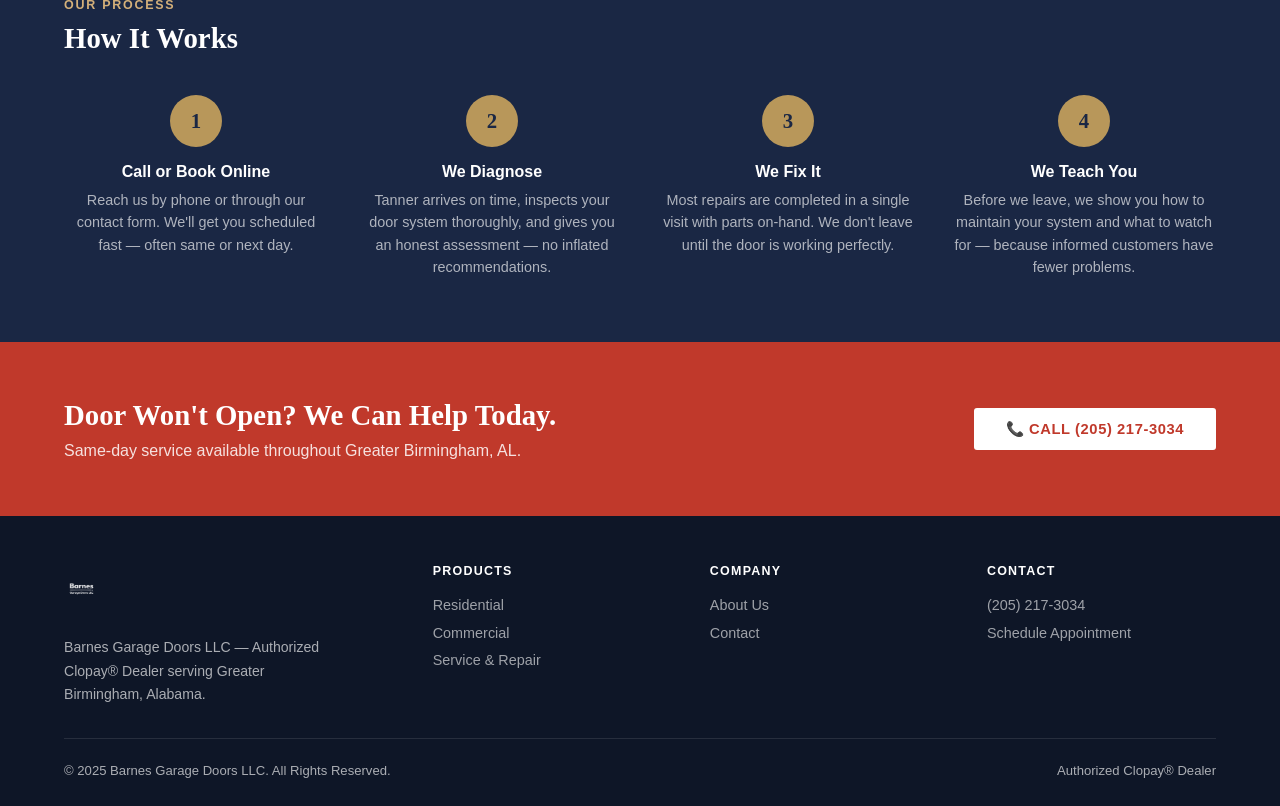
<file: service.html>
<!DOCTYPE html>
<html lang="en">
<head>
  <meta charset="UTF-8"/>
  <meta name="viewport" content="width=device-width, initial-scale=1.0"/>
  <title>Service &amp; Repair | Barnes Garage Doors LLC</title>
  <link rel="preconnect" href="https://nam10.safelinks.protection.outlook.com/?url=https%3A%2F%2Ffonts.googleapis.com%2F&data=05%7C02%7Ctannerbarnes%40thompsontractor.com%7C5b6c398bcec4416d35a108de9653a414%7C02b136010568417f9ecab20f5d0225c4%7C0%7C0%7C639113483149086855%7CUnknown%7CTWFpbGZsb3d8eyJFbXB0eU1hcGkiOnRydWUsIlYiOiIwLjAuMDAwMCIsIlAiOiJXaW4zMiIsIkFOIjoiTWFpbCIsIldUIjoyfQ%3D%3D%7C0%7C%7C%7C&sdata=%2BADgs7AQ0NOp4xT1cpgA8CG72nUmOV3G%2BrORuJuO1XY%3D&reserved=0">
  <link href="https://nam10.safelinks.protection.outlook.com/?url=https%3A%2F%2Ffonts.googleapis.com%2Fcss2%3Ffamily%3DPlayfair%2BDisplay%3Awght%40600%3B700%26family%3DSource%2BSans%2B3%3Awght%40300%3B400%3B600%3B700%26display%3Dswap&data=05%7C02%7Ctannerbarnes%40thompsontractor.com%7C5b6c398bcec4416d35a108de9653a414%7C02b136010568417f9ecab20f5d0225c4%7C0%7C0%7C639113483149149289%7CUnknown%7CTWFpbGZsb3d8eyJFbXB0eU1hcGkiOnRydWUsIlYiOiIwLjAuMDAwMCIsIlAiOiJXaW4zMiIsIkFOIjoiTWFpbCIsIldUIjoyfQ%3D%3D%7C0%7C%7C%7C&sdata=vBBInEHjhsI32UjLNbZ%2Bw3ddp8gNHoDQaO6EJx%2FK8Do%3D&reserved=0" rel="stylesheet">
  <style>
    *,*::before,*::after{box-sizing:border-box;margin:0;padding:0;}
    :root{--navy:#1a2744;--gold:#b8975a;--gold-light:#d4b07a;--red:#c0392b;--red-hover:#a93226;--white:#ffffff;--offwhite:#f8f6f2;--text:#2c2c2c;--text-light:#555;}
    body{font-family:'Source Sans 3',sans-serif;color:var(--text);background:var(--white);}
    .announce-bar{background:var(--navy);color:var(--gold-light);font-size:.82rem;font-weight:600;letter-spacing:.06em;text-align:center;padding:.55rem 1rem;text-transform:uppercase;}
    .announce-bar a{color:inherit;}
    .top-nav{background:var(--white);border-bottom:1px solid #e0ddd8;padding:0 2.5rem;display:flex;align-items:center;justify-content:space-between;height:80px;position:sticky;top:0;z-index:1000;box-shadow:0 2px 12px rgba(0,0,0,.07);}
    .top-nav .logo img{height:58px;width:auto;display:block;}
    .top-nav .main-links{display:flex;align-items:center;gap:.1rem;list-style:none;}
    .top-nav .main-links>li>a{display:block;padding:.6rem 1rem;color:var(--navy);text-decoration:none;font-size:.92rem;font-weight:600;letter-spacing:.03em;text-transform:uppercase;transition:color .2s;}
    .top-nav .main-links>li>a:hover,.top-nav .main-links>li>a.active{color:var(--gold);}
    .top-nav .nav-actions{display:flex;align-items:center;gap:1rem;}
    .btn-primary{background:var(--red);color:var(--white);padding:.6rem 1.35rem;border-radius:3px;text-decoration:none;font-size:.88rem;font-weight:700;letter-spacing:.04em;text-transform:uppercase;transition:background .2s;border:none;cursor:pointer;display:inline-block;}
    .btn-primary:hover{background:var(--red-hover);}
    .phone-nav{color:var(--navy);font-size:.95rem;font-weight:700;text-decoration:none;}
    .phone-nav:hover{color:var(--gold);}
    .hamburger{display:none;background:none;border:none;cursor:pointer;padding:.4rem;}
    .hamburger span{display:block;width:24px;height:2px;background:var(--navy);margin:5px 0;}
    .page-hero{background:var(--navy);padding:4rem 5%;position:relative;overflow:hidden;}
    .page-hero::after{content:'';position:absolute;bottom:-1px;left:0;right:0;height:60px;background:var(--white);clip-path:ellipse(55% 100% at 50% 100%);}
    .page-hero-inner{max-width:680px;position:relative;z-index:1;}
    .section-label{font-size:.78rem;font-weight:700;letter-spacing:.14em;text-transform:uppercase;color:var(--gold-light);margin-bottom:.6rem;}
    .page-hero h1{font-family:'Playfair Display',serif;font-size:clamp(2rem,4vw,2.8rem);color:var(--white);line-height:1.15;margin-bottom:1rem;}
    .page-hero p{color:rgba(255,255,255,.78);font-size:1.05rem;line-height:1.65;}
    .services-section{padding:4rem 5%;}
    .section-title{font-family:'Playfair Display',serif;font-size:1.8rem;color:var(--navy);margin-bottom:.5rem;}
    .section-sub{color:var(--text-light);font-size:1rem;line-height:1.65;margin-bottom:2.5rem;max-width:640px;}
    .services-grid{display:grid;grid-template-columns:repeat(auto-fill,minmax(300px,1fr));gap:1.75rem;}
    .service-card{background:var(--offwhite);border:1px solid #e0ddd8;border-radius:4px;padding:2rem;transition:box-shadow .25s,transform .25s;}
    .service-card:hover{box-shadow:0 8px 32px rgba(0,0,0,.1);transform:translateY(-3px);}
    .service-icon{font-size:2.5rem;margin-bottom:1rem;}
    .service-card h3{font-family:'Playfair Display',serif;font-size:1.2rem;color:var(--navy);margin-bottom:.6rem;}
    .service-card p{color:var(--text-light);font-size:.92rem;line-height:1.6;}
    .process-section{background:var(--navy);padding:4rem 5%;}
    .process-section .section-label{color:var(--gold-light);}
    .process-section .section-title{color:var(--white);}
    .process-steps{display:grid;grid-template-columns:repeat(auto-fit,minmax(200px,1fr));gap:2rem;margin-top:2.5rem;}
    .step{text-align:center;}
    .step-num{width:52px;height:52px;border-radius:50%;background:var(--gold);color:var(--navy);font-family:'Playfair Display',serif;font-size:1.3rem;font-weight:700;display:flex;align-items:center;justify-content:center;margin:0 auto 1rem;}
    .step h4{color:var(--white);font-size:1rem;font-weight:700;margin-bottom:.5rem;}
    .step p{color:rgba(255,255,255,.65);font-size:.9rem;line-height:1.55;}
    .emergency-section{background:var(--red);padding:3.5rem 5%;display:flex;align-items:center;justify-content:space-between;flex-wrap:wrap;gap:1.5rem;}
    .emergency-section h2{font-family:'Playfair Display',serif;color:var(--white);font-size:1.8rem;line-height:1.25;}
    .emergency-section p{color:rgba(255,255,255,.85);font-size:1rem;margin-top:.5rem;}
    .btn-white{background:var(--white);color:var(--red);padding:.75rem 2rem;border-radius:3px;text-decoration:none;font-size:.92rem;font-weight:700;letter-spacing:.04em;text-transform:uppercase;transition:all .2s;white-space:nowrap;}
    .btn-white:hover{background:rgba(255,255,255,.9);}
    footer{background:#0e1627;color:rgba(255,255,255,.65);padding:3rem 5% 1.75rem;}
    .footer-grid{display:grid;grid-template-columns:1.4fr repeat(3,1fr);gap:3rem;padding-bottom:2rem;border-bottom:1px solid rgba(255,255,255,.1);}
    .footer-brand img{height:52px;margin-bottom:1rem;filter:brightness(0) invert(1);opacity:.85;}
    .footer-brand p{font-size:.88rem;line-height:1.65;max-width:280px;}
    .footer-col h4{color:var(--white);font-size:.78rem;font-weight:700;letter-spacing:.1em;text-transform:uppercase;margin-bottom:1.1rem;}
    .footer-col ul{list-style:none;display:flex;flex-direction:column;gap:.6rem;}
    .footer-col ul li a{color:rgba(255,255,255,.6);text-decoration:none;font-size:.9rem;}
    .footer-col ul li a:hover{color:var(--gold-light);}
    .footer-bottom{padding-top:1.5rem;display:flex;justify-content:space-between;flex-wrap:wrap;gap:1rem;font-size:.82rem;}
    @media(max-width:900px){.top-nav{padding:0 1.25rem;}.top-nav .main-links{display:none;}.hamburger{display:block;}.footer-grid{grid-template-columns:1fr 1fr;}}
    @media(max-width:560px){.footer-grid{grid-template-columns:1fr;}}
  </style>
</head>
<body>

<div class="announce-bar">Authorized Clopay® Dealer &nbsp;|&nbsp; Greater Birmingham, AL &nbsp;|&nbsp; <a href="tel:+12052173034">(205) 217-3034</a></div>

<nav class="top-nav">
  <a href="index.html" class="logo"><img src="images/logo.png" alt="Barnes Garage Doors LLC"></a>
  <ul class="main-links">
    <li><a href="index.html">Home</a></li>
    <li><a href="residential.html">Residential</a></li>
    <li><a href="commercial.html">Commercial</a></li>
    <li><a href="service.html" class="active">Service &amp; Repairs</a></li>
    <li><a href="about.html">About Us</a></li>
    <li><a href="contact.html">Contact Us</a></li>
  </ul>
  <div class="nav-actions">
    <a href="tel:+12052173034" class="phone-nav">📞 (205) 217-3034</a>
    <a href="contact.html" class="btn-primary">Schedule Service</a>
    <button class="hamburger" aria-label="Menu"><span></span><span></span><span></span></button>
  </div>
</nav>

<div class="page-hero">
  <div class="page-hero-inner">
    <p class="section-label">Service &amp; Repair</p>
    <h1>Fast, Honest Repairs — Done Right the First Time.</h1>
    <p>From broken springs to stuck openers, Tanner and the Barnes team respond quickly and fix it properly. Same-day service available throughout Greater Birmingham.</p>
  </div>
</div>

<section class="services-section">
  <h2 class="section-title">What We Fix &amp; Service</h2>
  <p class="section-sub">No job is too big or too small. Here's a look at our most common service calls — if you don't see it, just call us.</p>
  <div class="services-grid">
    <div class="service-card">
      <div class="service-icon">🔩</div>
      <h3>Spring Replacement</h3>
      <p>Broken torsion or extension springs are a safety hazard. We replace them with high-cycle springs for longer lasting performance — safely and quickly.</p>
    </div>
    <div class="service-card">
      <div class="service-icon">⚡</div>
      <h3>Opener Repair &amp; Replacement</h3>
      <p>Whether your opener is dead, noisy, or just won't respond, we diagnose and repair or replace it. We install LiftMaster, Chamberlain, and more.</p>
    </div>
    <div class="service-card">
      <div class="service-icon">🔗</div>
      <h3>Cable Repair</h3>
      <p>Frayed or snapped cables can cause the door to fall dangerously. We replace cables and restore proper balance and tension to your door system.</p>
    </div>
    <div class="service-card">
      <div class="service-icon">🛤️</div>
      <h3>Track Alignment &amp; Repair</h3>
      <p>Bent, misaligned, or damaged tracks cause binding and noise. We straighten, realign, and replace tracks to get your door rolling smoothly again.</p>
    </div>
    <div class="service-card">
      <div class="service-icon">🎰</div>
      <h3>Roller &amp; Hinge Replacement</h3>
      <p>Worn rollers and cracked hinges create friction and noise. Replacing them with heavy-duty components makes a dramatic difference in door performance.</p>
    </div>
    <div class="service-card">
      <div class="service-icon">📱</div>
      <h3>Remotes &amp; Keypads</h3>
      <p>We program and replace remotes, keypads, and smart home integrations. If your existing equipment isn't syncing, we'll get it working or upgrade it.</p>
    </div>
    <div class="service-card">
      <div class="service-icon">🪟</div>
      <h3>Panel Replacement</h3>
      <p>Storm damage, dents, or cracks in individual panels don't always require a full replacement. We source matching panels and swap them flawlessly.</p>
    </div>
    <div class="service-card">
      <div class="service-icon">🌧️</div>
      <h3>Weatherstripping &amp; Seals</h3>
      <p>Water intrusion, drafts, and dirt getting in are signs worn weatherstripping needs replacing. We seal your door fully on all four sides.</p>
    </div>
    <div class="service-card">
      <div class="service-icon">🔧</div>
      <h3>Tune-Up &amp; Lubrication</h3>
      <p>A full tune-up extends door life significantly. We inspect, tighten, lubricate, and adjust your entire door system — and show you how to maintain it.</p>
    </div>
  </div>
</section>

<div class="process-section">
  <p class="section-label">Our Process</p>
  <h2 class="section-title">How It Works</h2>
  <div class="process-steps">
    <div class="step"><div class="step-num">1</div><h4>Call or Book Online</h4><p>Reach us by phone or through our contact form. We'll get you scheduled fast — often same or next day.</p></div>
    <div class="step"><div class="step-num">2</div><h4>We Diagnose</h4><p>Tanner arrives on time, inspects your door system thoroughly, and gives you an honest assessment — no inflated recommendations.</p></div>
    <div class="step"><div class="step-num">3</div><h4>We Fix It</h4><p>Most repairs are completed in a single visit with parts on-hand. We don't leave until the door is working perfectly.</p></div>
    <div class="step"><div class="step-num">4</div><h4>We Teach You</h4><p>Before we leave, we show you how to maintain your system and what to watch for — because informed customers have fewer problems.</p></div>
  </div>
</div>

<div class="emergency-section">
  <div>
    <h2>Door Won't Open? We Can Help Today.</h2>
    <p>Same-day service available throughout Greater Birmingham, AL.</p>
  </div>
  <a href="tel:+12052173034" class="btn-white">📞 Call (205) 217-3034</a> </div>

<footer>
  <div class="footer-grid">
    <div class="footer-brand"><img src="images/logo.png" alt="Barnes Garage Doors"><p>Barnes Garage Doors LLC — Authorized Clopay® Dealer serving Greater Birmingham, Alabama.</p></div>
    <div class="footer-col"><h4>Products</h4><ul><li><a href="residential.html">Residential</a></li><li><a href="commercial.html">Commercial</a></li><li><a href="service.html">Service &amp; Repair</a></li></ul></div>
    <div class="footer-col"><h4>Company</h4><ul><li><a href="about.html">About Us</a></li><li><a href="contact.html">Contact</a></li></ul></div>
    <div class="footer-col"><h4>Contact</h4><ul><li><a href="tel:+12052173034">(205) 217-3034</a></li><li><a href="contact.html">Schedule Appointment</a></li></ul></div>
  </div>
  <div class="footer-bottom"><span>© 2025 Barnes Garage Doors LLC. All Rights Reserved.</span><span>Authorized Clopay® Dealer</span></div> </footer> </body> </html>
</file>
